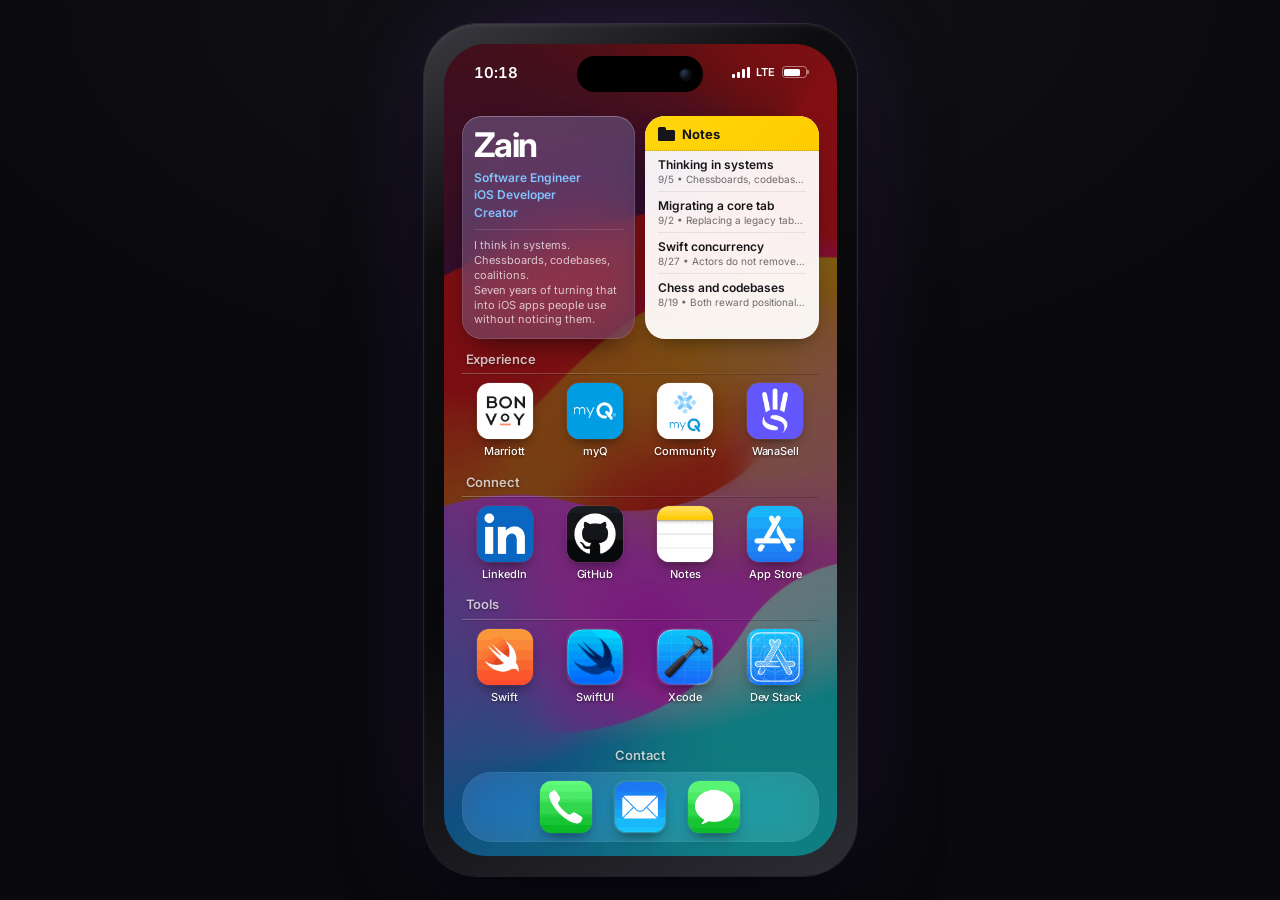
<file: index.html>
<!DOCTYPE html>
<html lang="en">
<head>
  <meta charset="utf-8" />
  <meta name="viewport" content="width=device-width, initial-scale=1, viewport-fit=cover" />

  <title>zain</title>
  <meta name="description" content="Zain — iosza.in" />
  <link rel="canonical" href="https://iosza.in/" />
  <meta name="theme-color" content="#0a0a0c" />
  <meta name="color-scheme" content="dark" />

  <meta property="og:type" content="website" />
  <meta property="og:url" content="https://iosza.in/" />
  <meta property="og:title" content="Zain" />
  <meta property="og:image" content="https://iosza.in/assets/og-card.png" />
  <meta property="og:image:width" content="1200" />
  <meta property="og:image:height" content="630" />
  <meta property="og:image:alt" content="Zain" />

  <meta name="twitter:card" content="summary_large_image" />
  <meta name="twitter:title" content="Zain" />
  <meta name="twitter:image" content="https://iosza.in/assets/og-card.png" />

  <link rel="icon" href="assets/favicon.svg" type="image/svg+xml" />
  <link rel="apple-touch-icon" href="assets/apple-touch-icon.png" />
  <link rel="alternate" type="application/rss+xml" title="Notes — Zain A." href="notes/feed.xml" />

  <link rel="preconnect" href="https://fonts.googleapis.com">
  <link rel="preconnect" href="https://fonts.gstatic.com" crossorigin>
  <link href="https://fonts.googleapis.com/css2?family=Inter:wght@400;500;600;700&display=swap" rel="stylesheet">
  <link rel="stylesheet" href="styles.css?v=558a336e">

  <script type="application/ld+json">
  {
    "@context": "https://schema.org",
    "@type": "Person",
    "name": "Zain Ahmed",
    "url": "https://iosza.in/",
    "jobTitle": "iOS Software Engineer",
    "email": "mailto:ioszainahmed@gmail.com",
    "sameAs": [
      "https://www.linkedin.com/in/zainahmedios/",
      "https://github.com/ioszainahmed"
    ],
    "knowsAbout": ["Swift", "SwiftUI", "UIKit", "iOS Development", "GraphQL"]
  }
  </script>
</head>
<body>
  <div class="home-wall" aria-hidden="true"></div>

  <div class="stage">
    <div class="phone-frame">
      <div class="dynamic-island" aria-hidden="true">
        <span class="island-camera"></span>
      </div>

      <main class="screen">
        <div class="statusbar" aria-hidden="true">
          <span class="clock" id="time">9:41</span>
          <span class="status-right">
            <span class="signal"><i></i><i></i><i></i><i></i></span>
            <span class="carrier">LTE</span>
            <span class="battery"></span>
          </span>
        </div>

        <div class="widgets">
          <section class="widget about" aria-labelledby="about-name">
            <h1 id="about-name">Zain</h1>
            <p class="role">Software Engineer<br>iOS Developer<br>Creator</p>
            <p class="tagline">I think in systems. Chessboards, codebases, coalitions.<br>Seven years of turning that into iOS apps people use without noticing them.</p>
          </section>

          <section class="widget notes" aria-labelledby="notes-heading">
            <a class="notes-header" href="notes/">
              <span class="notes-glyph" aria-hidden="true"></span>
              <h2 id="notes-heading">Notes</h2>
            </a>
            <!-- The rows below are written by build.py from content/notes/*.md.
                 Edit the Markdown and re-run the build; hand edits here are lost. -->
            <ul class="notes-list">
              <!-- build:notes-widget -->
              <li class="note-item">
                <a class="note-link" href="notes/thinking-in-systems/">
                  <span class="note-title">Thinking in systems</span>
                  <span class="note-meta">9/5 &#8226; Chessboards, codebases and coalitions turn out to be the same problem wearing different clothes.</span>
                </a>
              </li>
              <li class="note-item">
                <a class="note-link" href="notes/migrating-a-core-tab/">
                  <span class="note-title">Migrating a core tab</span>
                  <span class="note-meta">9/2 &#8226; Replacing a legacy tab in a shipping app, one screen at a time, without a rewrite anyone had to approve.</span>
                </a>
              </li>
              <li class="note-item">
                <a class="note-link" href="notes/swift-concurrency/">
                  <span class="note-title">Swift concurrency</span>
                  <span class="note-meta">8/27 &#8226; Actors do not remove the concurrency problem, they move it to the boundary where you can see it.</span>
                </a>
              </li>
              <li class="note-item">
                <a class="note-link" href="notes/chess-and-codebases/">
                  <span class="note-title">Chess and codebases</span>
                  <span class="note-meta">8/19 &#8226; Both reward positional play, and both punish the move that only works if nothing else changes.</span>
                </a>
              </li>
              <!-- /build:notes-widget -->
            </ul>
          </section>
        </div>

        <div class="apps">
          <section class="app-row" aria-labelledby="row-experience">
            <h2 class="row-title" id="row-experience">Experience</h2>
            <div class="row-apps">
              <button class="icon" type="button" data-action="experience" data-project="Marriott">
                <span class="tile"><img src="assets/bonvoy.png" alt="" width="180" height="180" decoding="async"></span>
                <span class="label">Marriott</span>
              </button>
              <button class="icon" type="button" data-action="experience" data-project="myQ">
                <span class="tile"><img src="assets/myQ.png" alt="" width="180" height="180" decoding="async"></span>
                <span class="label">myQ</span>
              </button>
              <button class="icon" type="button" data-action="experience" data-project="Community">
                <span class="tile"><img src="assets/community.png" alt="" width="180" height="180" decoding="async"></span>
                <span class="label">Community</span>
              </button>
              <button class="icon" type="button" data-action="experience" data-project="WanaSell">
                <span class="tile"><img src="assets/wanasell.png" alt="" width="180" height="180" decoding="async"></span>
                <span class="label">WanaSell</span>
              </button>
            </div>
          </section>

          <section class="app-row" aria-labelledby="row-connect">
            <h2 class="row-title" id="row-connect">Connect</h2>
            <div class="row-apps">
              <a class="icon" href="https://www.linkedin.com/in/zainahmedios/" target="_blank" rel="noopener noreferrer">
                <span class="tile"><img src="assets/linkedin.png" alt="" width="180" height="180" decoding="async"></span>
                <span class="label">LinkedIn</span>
              </a>
              <a class="icon" href="https://github.com/ioszainahmed" target="_blank" rel="noopener noreferrer">
                <span class="tile"><img src="assets/github.png" alt="" width="180" height="180" decoding="async"></span>
                <span class="label">GitHub</span>
              </a>
              <a class="icon" href="notes/">
                <span class="tile"><img src="assets/notes.png" alt="" width="180" height="180" decoding="async"></span>
                <span class="label">Notes</span>
              </a>
              <button class="icon" type="button" data-action="modal" data-project="App Store">
                <span class="tile"><img src="assets/app-store.png" alt="" width="180" height="180" decoding="async"></span>
                <span class="label">App Store</span>
              </button>
            </div>
          </section>

          <section class="app-row" aria-labelledby="row-tools">
            <h2 class="row-title" id="row-tools">Tools</h2>
            <div class="row-apps">
              <button class="icon" type="button" data-action="modal" data-project="Swift">
                <span class="tile"><img src="assets/swift.png" alt="" width="180" height="180" decoding="async"></span>
                <span class="label">Swift</span>
              </button>
              <button class="icon" type="button" data-action="modal" data-project="SwiftUI">
                <span class="tile"><img src="assets/swiftui.png" alt="" width="180" height="180" decoding="async"></span>
                <span class="label">SwiftUI</span>
              </button>
              <button class="icon" type="button" data-action="modal" data-project="Xcode">
                <span class="tile"><img src="assets/xcode.png" alt="" width="180" height="180" decoding="async"></span>
                <span class="label">Xcode</span>
              </button>
              <button class="icon" type="button" data-action="modal" data-project="Dev Stack">
                <span class="tile"><img src="assets/developer.png" alt="" width="180" height="180" decoding="async"></span>
                <span class="label">Dev Stack</span>
              </button>
            </div>
          </section>
        </div>

        <nav class="dock-section" aria-label="Contact">
          <h2 class="dock-title">Contact</h2>
          <div class="dock">
            <a href="tel:+16302862042" aria-label="Call Zain">
              <span class="tile"><img src="assets/phone.png" alt="" width="180" height="180" decoding="async"></span>
            </a>
            <a href="mailto:ioszainahmed@gmail.com" aria-label="Email Zain">
              <span class="tile"><img src="assets/email.png" alt="" width="180" height="180" decoding="async"></span>
            </a>
            <a href="sms:+16302862042" aria-label="Text Zain">
              <span class="tile"><img src="assets/message.png" alt="" width="180" height="180" decoding="async"></span>
            </a>
          </div>
        </nav>
      </main>
    </div>

    <aside class="detail" id="detail" role="dialog" aria-modal="true" aria-labelledby="detail-title" inert>
      <div class="detail-panel"></div>
    </aside>
  </div>

  <script src="clock.js?v=0480e326"></script>
  <script src="script.js?v=082ebb7b"></script>
</body>
</html>
</file>
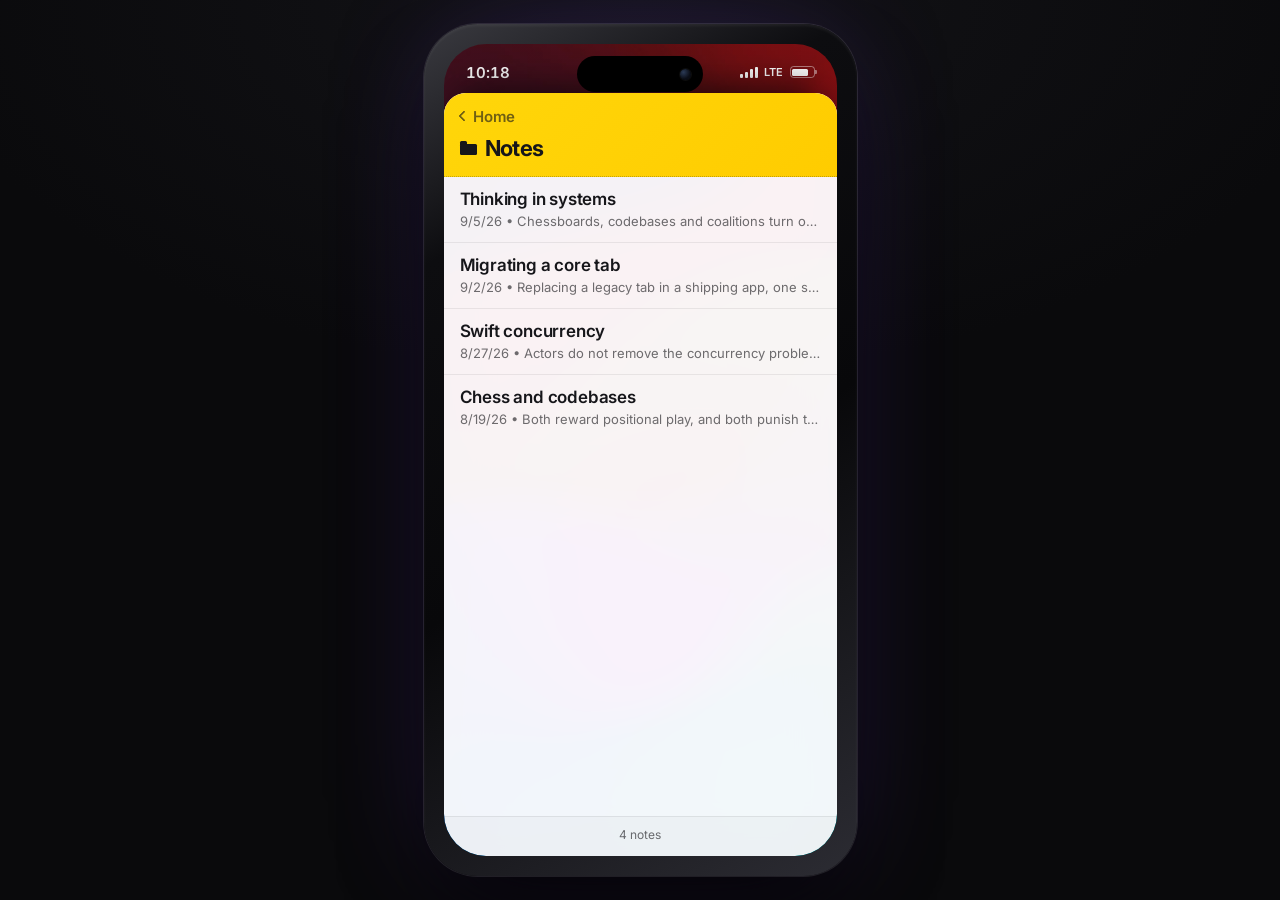
<file: notes/index.html>
<!DOCTYPE html>
<html lang="en">
<head>
  <meta charset="utf-8" />
  <meta name="viewport" content="width=device-width, initial-scale=1, viewport-fit=cover" />
<!-- generated by build.py — edit content/notes/*.md instead -->

  <title>Notes — Zain A.</title>
  <meta name="description" content="Long-form notes on iOS engineering, architecture and the systems around them." />
  <link rel="canonical" href="https://iosza.in/notes/" />
  <meta name="theme-color" content="#0a0a0c" />
  <meta name="color-scheme" content="dark" />

  <meta property="og:type" content="website" />
  <meta property="og:url" content="https://iosza.in/notes/" />
  <meta property="og:title" content="Notes — Zain A." />
  <meta property="og:description" content="Long-form notes on iOS engineering, architecture and the systems around them." />
  <meta property="og:image" content="https://iosza.in/assets/og-card.png" />
  <meta property="og:image:width" content="1200" />
  <meta property="og:image:height" content="630" />
  <meta property="og:image:alt" content="Zain A., iOS Engineer" />

  <meta name="twitter:card" content="summary_large_image" />
  <meta name="twitter:title" content="Notes — Zain A." />
  <meta name="twitter:description" content="Long-form notes on iOS engineering, architecture and the systems around them." />
  <meta name="twitter:image" content="https://iosza.in/assets/og-card.png" />

  <link rel="icon" href="../assets/favicon.svg" type="image/svg+xml" />
  <link rel="apple-touch-icon" href="../assets/apple-touch-icon.png" />
  <link rel="alternate" type="application/rss+xml" title="Notes — Zain A." href="../notes/feed.xml" />

  <link rel="preconnect" href="https://fonts.googleapis.com">
  <link rel="preconnect" href="https://fonts.gstatic.com" crossorigin>
  <link href="https://fonts.googleapis.com/css2?family=Inter:wght@400;500;600;700&display=swap" rel="stylesheet">
  <link rel="stylesheet" href="../styles.css?v=558a336e">

  <script type="application/ld+json">
  {
    "@context": "https://schema.org",
    "@type": "Blog",
    "name": "Notes — Zain A.",
    "url": "https://iosza.in/notes/",
    "author": { "@type": "Person", "name": "Zain Ahmed", "url": "https://iosza.in/" }
  }
  </script>
</head>
<body>
  <div class="home-wall" aria-hidden="true"></div>

  <div class="stage">
    <div class="phone-frame">
      <div class="dynamic-island" aria-hidden="true">
        <span class="island-camera"></span>
      </div>

      <main class="screen screen-app">
        <div class="statusbar" aria-hidden="true">
          <span class="clock" id="time">9:41</span>
          <span class="status-right">
            <span class="signal"><i></i><i></i><i></i><i></i></span>
            <span class="carrier">LTE</span>
            <span class="battery"></span>
          </span>
        </div>

        <section class="notes-app" aria-labelledby="notes-app-title">
          <header class="notes-app-bar">
            <a class="notes-app-back" href="../">
              <span class="notes-app-chevron" aria-hidden="true"></span>
              <span>Home</span>
            </a>
            <h1 class="notes-app-title" id="notes-app-title">
              <span class="notes-glyph" aria-hidden="true"></span>
              Notes
            </h1>
          </header>

          <ul class="notes-app-list">
            <li class="note-row">
              <a class="note-row-link" href="thinking-in-systems/">
                <span class="note-row-title">Thinking in systems</span>
                <span class="note-row-meta"><time datetime="2026-09-05">9/5/26</time> &#8226; Chessboards, codebases and coalitions turn out to be the same problem wearing different clothes.</span>
              </a>
            </li>
            <li class="note-row">
              <a class="note-row-link" href="migrating-a-core-tab/">
                <span class="note-row-title">Migrating a core tab</span>
                <span class="note-row-meta"><time datetime="2026-09-02">9/2/26</time> &#8226; Replacing a legacy tab in a shipping app, one screen at a time, without a rewrite anyone had to approve.</span>
              </a>
            </li>
            <li class="note-row">
              <a class="note-row-link" href="swift-concurrency/">
                <span class="note-row-title">Swift concurrency</span>
                <span class="note-row-meta"><time datetime="2026-08-27">8/27/26</time> &#8226; Actors do not remove the concurrency problem, they move it to the boundary where you can see it.</span>
              </a>
            </li>
            <li class="note-row">
              <a class="note-row-link" href="chess-and-codebases/">
                <span class="note-row-title">Chess and codebases</span>
                <span class="note-row-meta"><time datetime="2026-08-19">8/19/26</time> &#8226; Both reward positional play, and both punish the move that only works if nothing else changes.</span>
              </a>
            </li>
          </ul>

          <p class="notes-app-count">4 notes</p>
        </section>
      </main>
    </div>
  </div>

  <script src="../clock.js?v=0480e326"></script>
</body>
</html>
</file>
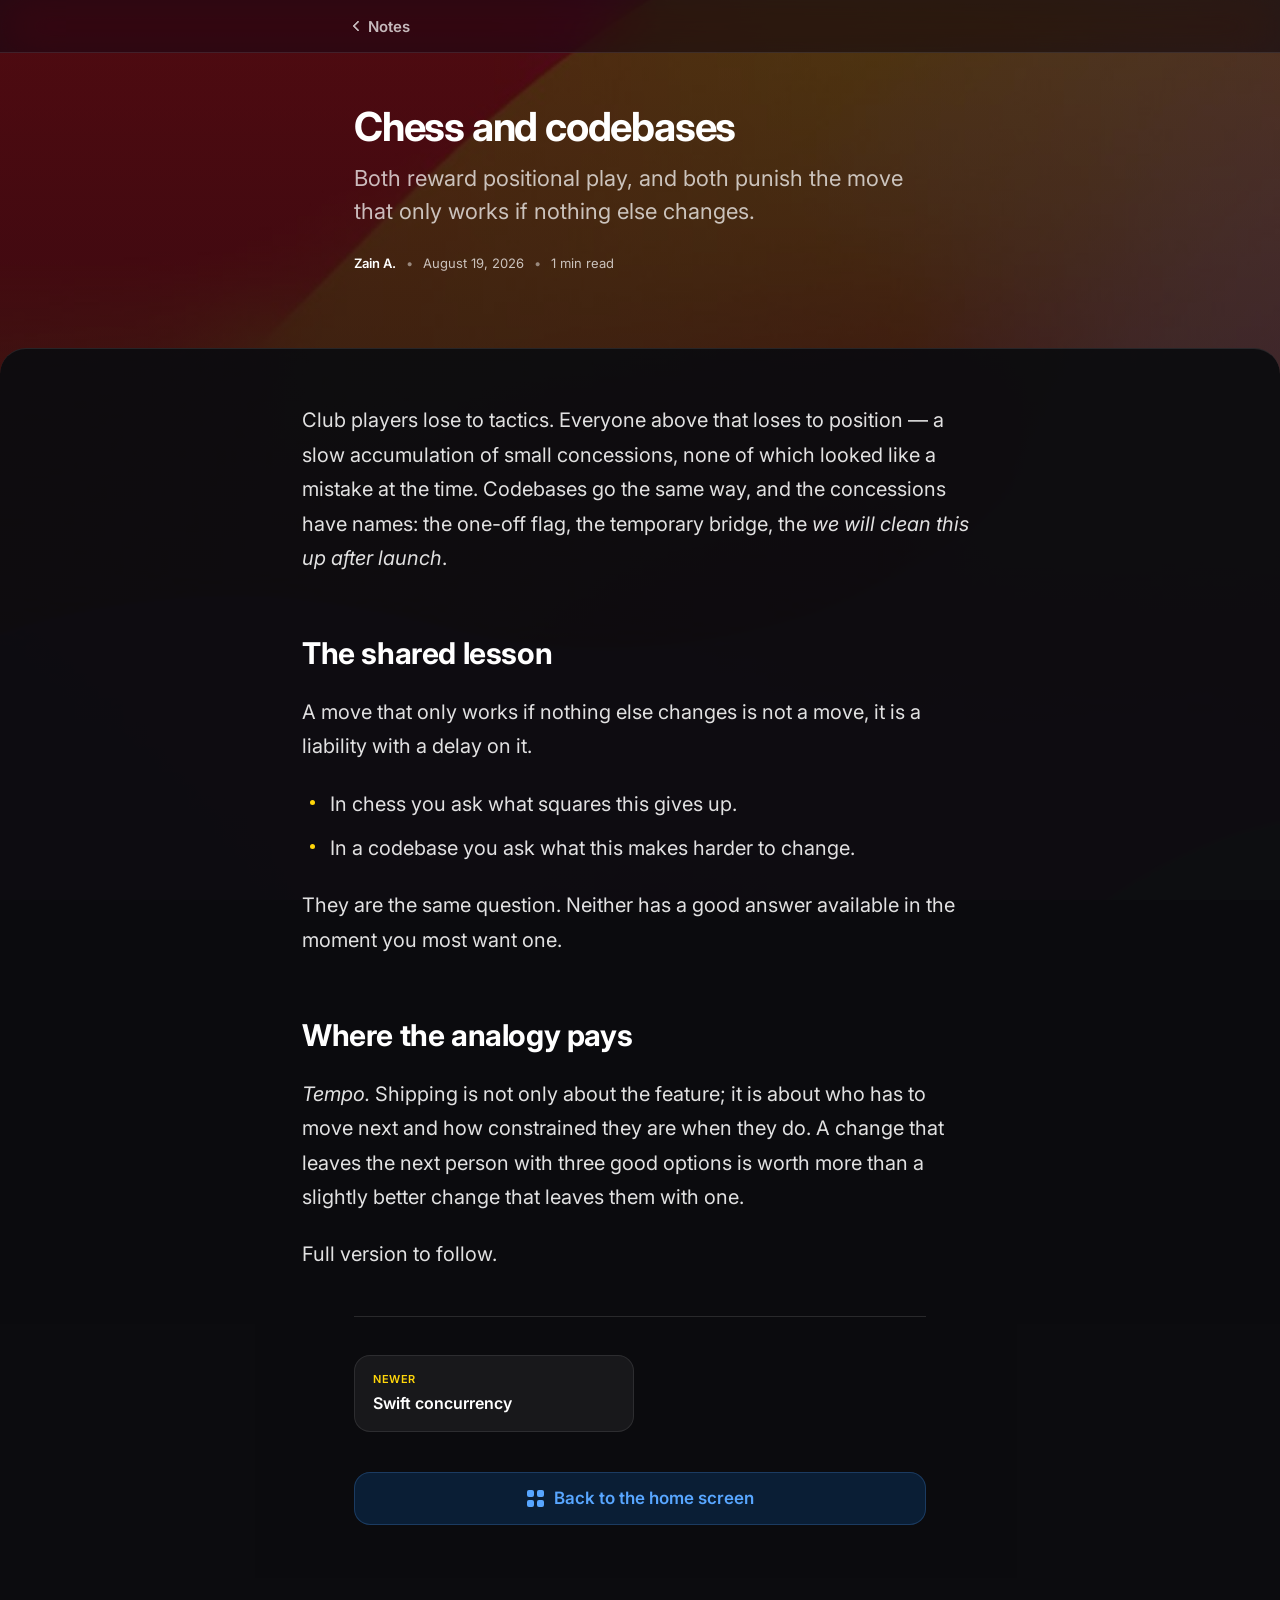
<file: notes/chess-and-codebases/index.html>
<!DOCTYPE html>
<html lang="en">
<head>
  <meta charset="utf-8" />
  <meta name="viewport" content="width=device-width, initial-scale=1, viewport-fit=cover" />
<!-- generated by build.py — edit content/notes/*.md instead -->

  <title>Chess and codebases — Zain A.</title>
  <meta name="description" content="Both reward positional play, and both punish the move that only works if nothing else changes." />
  <link rel="canonical" href="https://iosza.in/notes/chess-and-codebases/" />
  <meta name="theme-color" content="#0a0a0c" />
  <meta name="color-scheme" content="dark" />

  <meta property="og:type" content="article" />
  <meta property="og:url" content="https://iosza.in/notes/chess-and-codebases/" />
  <meta property="og:title" content="Chess and codebases — Zain A." />
  <meta property="og:description" content="Both reward positional play, and both punish the move that only works if nothing else changes." />
  <meta property="og:image" content="https://iosza.in/assets/og-card.png" />
  <meta property="og:image:width" content="1200" />
  <meta property="og:image:height" content="630" />
  <meta property="og:image:alt" content="Zain A., iOS Engineer" />

  <meta name="twitter:card" content="summary_large_image" />
  <meta name="twitter:title" content="Chess and codebases — Zain A." />
  <meta name="twitter:description" content="Both reward positional play, and both punish the move that only works if nothing else changes." />
  <meta name="twitter:image" content="https://iosza.in/assets/og-card.png" />
  <meta property="article:published_time" content="2026-08-19" />
  <meta property="article:author" content="Zain Ahmed" />

  <link rel="icon" href="../../assets/favicon.svg" type="image/svg+xml" />
  <link rel="apple-touch-icon" href="../../assets/apple-touch-icon.png" />
  <link rel="alternate" type="application/rss+xml" title="Notes — Zain A." href="../../notes/feed.xml" />

  <link rel="preconnect" href="https://fonts.googleapis.com">
  <link rel="preconnect" href="https://fonts.gstatic.com" crossorigin>
  <link href="https://fonts.googleapis.com/css2?family=Inter:wght@400;500;600;700&display=swap" rel="stylesheet">
  <link rel="stylesheet" href="../../styles.css?v=558a336e">

  <script type="application/ld+json">
  {
    "@context": "https://schema.org",
    "@type": "BlogPosting",
    "headline": "Chess and codebases",
    "description": "Both reward positional play, and both punish the move that only works if nothing else changes.",
    "datePublished": "2026-08-19",
    "dateModified": "2026-08-19",
    "mainEntityOfPage": { "@type": "WebPage", "@id": "https://iosza.in/notes/chess-and-codebases/" },
    "url": "https://iosza.in/notes/chess-and-codebases/",
    "image": "https://iosza.in/assets/og-card.png",
    "author": { "@type": "Person", "name": "Zain Ahmed", "url": "https://iosza.in/" },
    "publisher": { "@type": "Person", "name": "Zain Ahmed", "url": "https://iosza.in/" }
  }
  </script>
</head>
<body class="reader">
  <div class="reader-wall" aria-hidden="true"></div>

  <div class="reader-bar">
    <div class="reader-bar-col">
      <a class="reader-bar-back" href="../">
        <span class="notes-app-chevron" aria-hidden="true"></span>
        <span>Notes</span>
      </a>
      <span class="reader-bar-title" aria-hidden="true">Chess and codebases</span>
    </div>
  </div>

  <header class="reader-hero">
    <div class="reader-col">
      <h1 class="reader-title">Chess and codebases</h1>
      <p class="reader-standfirst">Both reward positional play, and both punish the move that only works if nothing else changes.</p>
      <p class="reader-meta">
        <span class="reader-byline">Zain A.</span>
        <time datetime="2026-08-19">August 19, 2026</time>
        <span>1 min read</span>
      </p>
    </div>
  </header>

  <main class="reader-main" id="content">
    <article class="reader-col prose">
      <p>Club players lose to tactics. Everyone above that loses to position — a slow accumulation of small concessions, none of which looked like a mistake at the time. Codebases go the same way, and the concessions have names: the one-off flag, the temporary bridge, the <em>we will clean this up after launch</em>.</p>
      <h2 id="the-shared-lesson">The shared lesson</h2>
      <p>A move that only works if nothing else changes is not a move, it is a liability with a delay on it.</p>
      <ul class="prose-list"><li>In chess you ask what squares this gives up.</li><li>In a codebase you ask what this makes harder to change.</li></ul>
      <p>They are the same question. Neither has a good answer available in the moment you most want one.</p>
      <h2 id="where-the-analogy-pays">Where the analogy pays</h2>
      <p><em>Tempo.</em> Shipping is not only about the feature; it is about who has to move next and how constrained they are when they do. A change that leaves the next person with three good options is worth more than a slightly better change that leaves them with one.</p>
      <p>Full version to follow.</p>
    </article>
  </main>

  <footer class="reader-foot">
    <div class="reader-col">
      <nav class="reader-adjacents" aria-label="More notes">
        <a class="reader-adjacent" href="../swift-concurrency/">
          <span class="reader-adjacent-label">Newer</span>
          <span class="reader-adjacent-title">Swift concurrency</span>
        </a>
      </nav>
      <p class="reader-home">
        <a href="../../">
          <span class="reader-home-glyph" aria-hidden="true"></span>
          <span>Back to the home screen</span>
        </a>
      </p>
    </div>
  </footer>

  <script src="../../reader.js?v=6636ffab" defer></script>
</body>
</html>
</file>
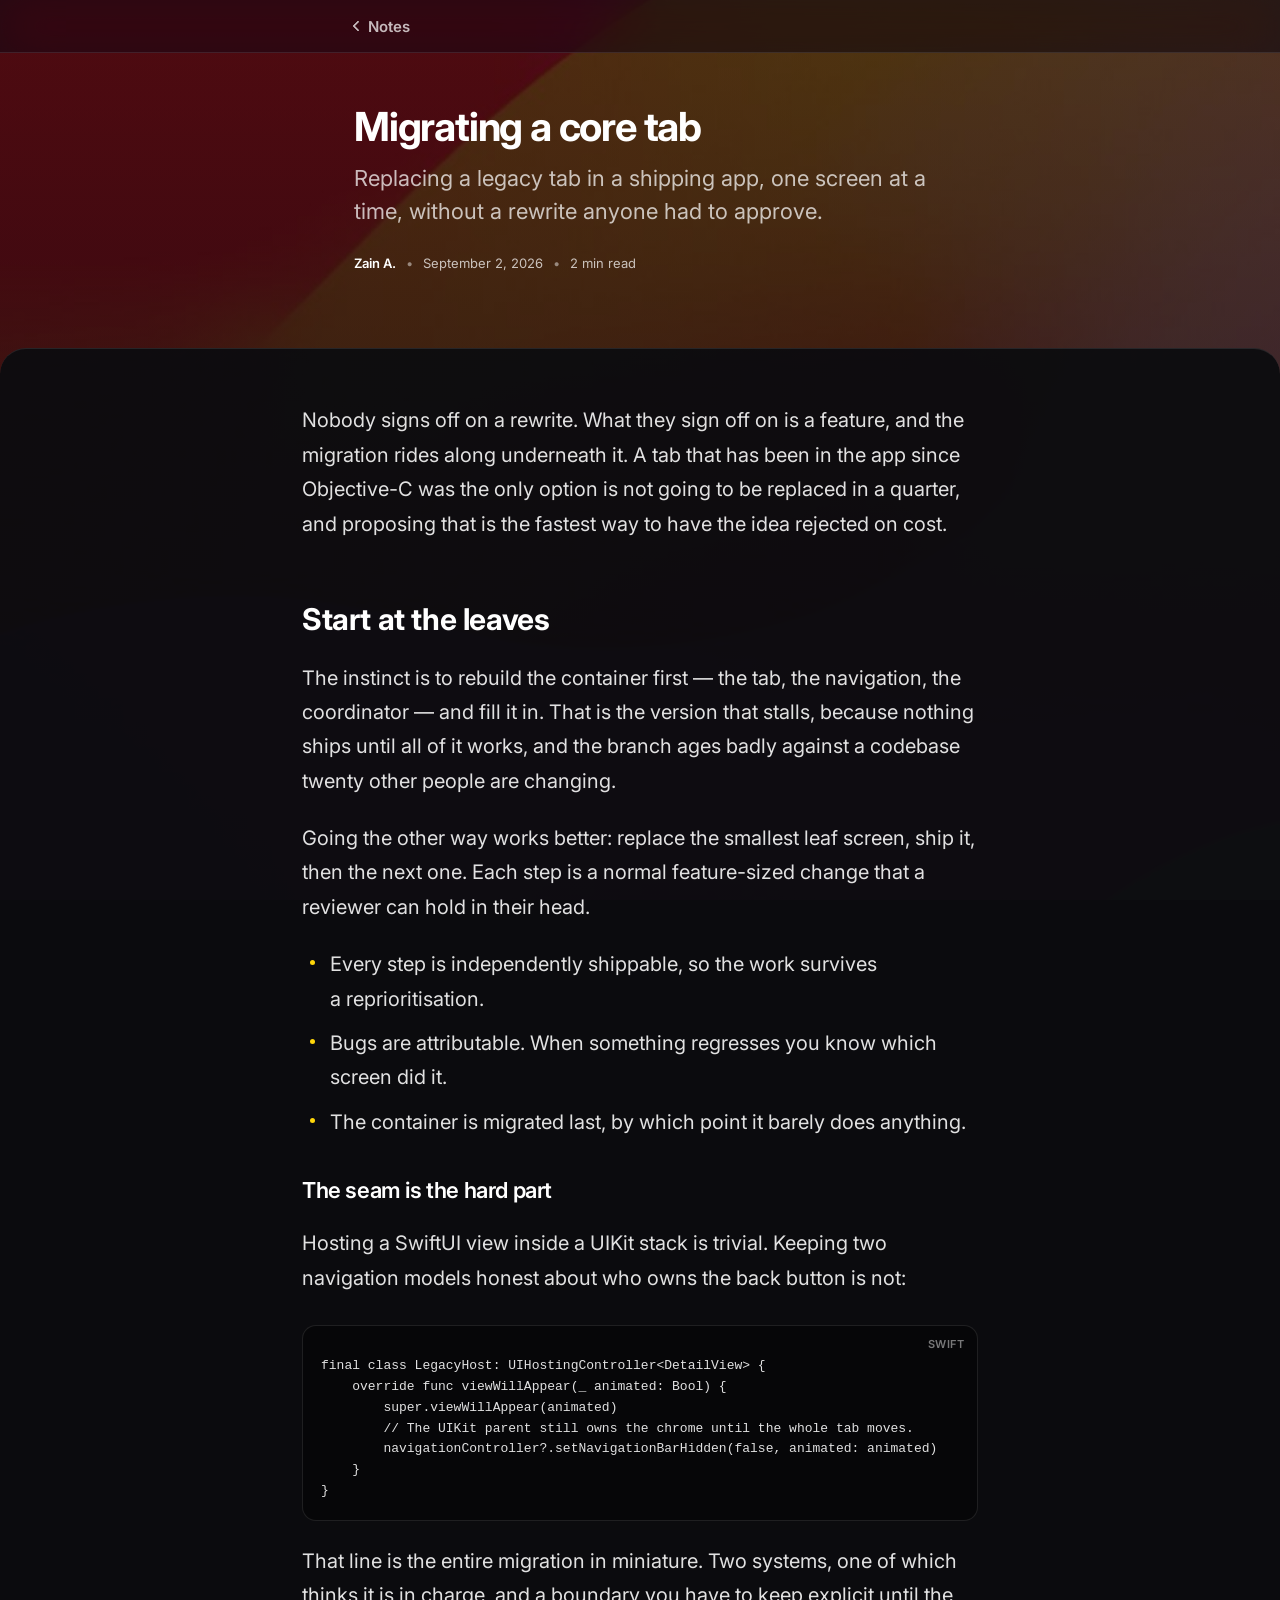
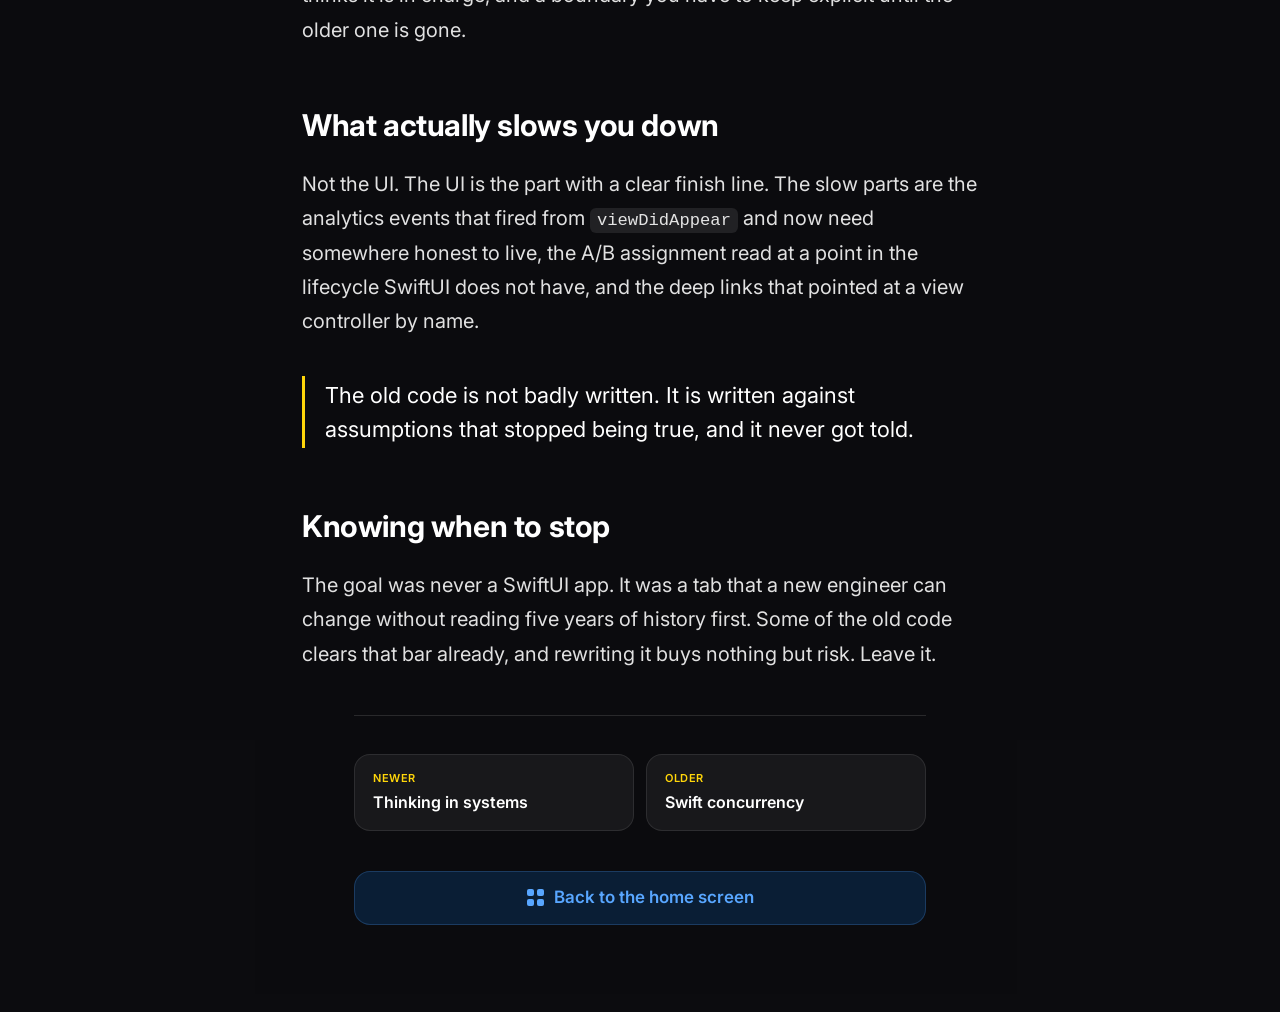
<file: notes/migrating-a-core-tab/index.html>
<!DOCTYPE html>
<html lang="en">
<head>
  <meta charset="utf-8" />
  <meta name="viewport" content="width=device-width, initial-scale=1, viewport-fit=cover" />
<!-- generated by build.py — edit content/notes/*.md instead -->

  <title>Migrating a core tab — Zain A.</title>
  <meta name="description" content="Replacing a legacy tab in a shipping app, one screen at a time, without a rewrite anyone had to approve." />
  <link rel="canonical" href="https://iosza.in/notes/migrating-a-core-tab/" />
  <meta name="theme-color" content="#0a0a0c" />
  <meta name="color-scheme" content="dark" />

  <meta property="og:type" content="article" />
  <meta property="og:url" content="https://iosza.in/notes/migrating-a-core-tab/" />
  <meta property="og:title" content="Migrating a core tab — Zain A." />
  <meta property="og:description" content="Replacing a legacy tab in a shipping app, one screen at a time, without a rewrite anyone had to approve." />
  <meta property="og:image" content="https://iosza.in/assets/og-card.png" />
  <meta property="og:image:width" content="1200" />
  <meta property="og:image:height" content="630" />
  <meta property="og:image:alt" content="Zain A., iOS Engineer" />

  <meta name="twitter:card" content="summary_large_image" />
  <meta name="twitter:title" content="Migrating a core tab — Zain A." />
  <meta name="twitter:description" content="Replacing a legacy tab in a shipping app, one screen at a time, without a rewrite anyone had to approve." />
  <meta name="twitter:image" content="https://iosza.in/assets/og-card.png" />
  <meta property="article:published_time" content="2026-09-02" />
  <meta property="article:author" content="Zain Ahmed" />

  <link rel="icon" href="../../assets/favicon.svg" type="image/svg+xml" />
  <link rel="apple-touch-icon" href="../../assets/apple-touch-icon.png" />
  <link rel="alternate" type="application/rss+xml" title="Notes — Zain A." href="../../notes/feed.xml" />

  <link rel="preconnect" href="https://fonts.googleapis.com">
  <link rel="preconnect" href="https://fonts.gstatic.com" crossorigin>
  <link href="https://fonts.googleapis.com/css2?family=Inter:wght@400;500;600;700&display=swap" rel="stylesheet">
  <link rel="stylesheet" href="../../styles.css?v=558a336e">

  <script type="application/ld+json">
  {
    "@context": "https://schema.org",
    "@type": "BlogPosting",
    "headline": "Migrating a core tab",
    "description": "Replacing a legacy tab in a shipping app, one screen at a time, without a rewrite anyone had to approve.",
    "datePublished": "2026-09-02",
    "dateModified": "2026-09-02",
    "mainEntityOfPage": { "@type": "WebPage", "@id": "https://iosza.in/notes/migrating-a-core-tab/" },
    "url": "https://iosza.in/notes/migrating-a-core-tab/",
    "image": "https://iosza.in/assets/og-card.png",
    "author": { "@type": "Person", "name": "Zain Ahmed", "url": "https://iosza.in/" },
    "publisher": { "@type": "Person", "name": "Zain Ahmed", "url": "https://iosza.in/" }
  }
  </script>
</head>
<body class="reader">
  <div class="reader-wall" aria-hidden="true"></div>

  <div class="reader-bar">
    <div class="reader-bar-col">
      <a class="reader-bar-back" href="../">
        <span class="notes-app-chevron" aria-hidden="true"></span>
        <span>Notes</span>
      </a>
      <span class="reader-bar-title" aria-hidden="true">Migrating a core tab</span>
    </div>
  </div>

  <header class="reader-hero">
    <div class="reader-col">
      <h1 class="reader-title">Migrating a core tab</h1>
      <p class="reader-standfirst">Replacing a legacy tab in a shipping app, one screen at a time, without a rewrite anyone had to approve.</p>
      <p class="reader-meta">
        <span class="reader-byline">Zain A.</span>
        <time datetime="2026-09-02">September 2, 2026</time>
        <span>2 min read</span>
      </p>
    </div>
  </header>

  <main class="reader-main" id="content">
    <article class="reader-col prose">
      <p>Nobody signs off on a rewrite. What they sign off on is a feature, and the migration rides along underneath it. A tab that has been in the app since Objective-C was the only option is not going to be replaced in a quarter, and proposing that is the fastest way to have the idea rejected on cost.</p>
      <h2 id="start-at-the-leaves">Start at the leaves</h2>
      <p>The instinct is to rebuild the container first — the tab, the navigation, the coordinator — and fill it in. That is the version that stalls, because nothing ships until all of it works, and the branch ages badly against a codebase twenty other people are changing.</p>
      <p>Going the other way works better: replace the smallest leaf screen, ship it, then the next one. Each step is a normal feature-sized change that a reviewer can hold in their head.</p>
      <ul class="prose-list"><li>Every step is independently shippable, so the work survives a reprioritisation.</li><li>Bugs are attributable. When something regresses you know which screen did it.</li><li>The container is migrated last, by which point it barely does anything.</li></ul>
      <h3 id="the-seam-is-the-hard-part">The seam is the hard part</h3>
      <p>Hosting a SwiftUI view inside a UIKit stack is trivial. Keeping two navigation models honest about who owns the back button is not:</p>
      <div class="code-block"><span class="code-lang" aria-hidden="true">swift</span><pre class="lang-swift"><code>final class LegacyHost: UIHostingController&lt;DetailView&gt; {
    override func viewWillAppear(_ animated: Bool) {
        super.viewWillAppear(animated)
        // The UIKit parent still owns the chrome until the whole tab moves.
        navigationController?.setNavigationBarHidden(false, animated: animated)
    }
}</code></pre></div>
      <p>That line is the entire migration in miniature. Two systems, one of which thinks it is in charge, and a boundary you have to keep explicit until the older one is gone.</p>
      <h2 id="what-actually-slows-you-down">What actually slows you down</h2>
      <p>Not the UI. The UI is the part with a clear finish line. The slow parts are the analytics events that fired from <code>viewDidAppear</code> and now need somewhere honest to live, the A/B assignment read at a point in the lifecycle SwiftUI does not have, and the deep links that pointed at a view controller by name.</p>
      <blockquote><p>The old code is not badly written. It is written against assumptions that stopped being true, and it never got told.</p></blockquote>
      <h2 id="knowing-when-to-stop">Knowing when to stop</h2>
      <p>The goal was never a SwiftUI app. It was a tab that a new engineer can change without reading five years of history first. Some of the old code clears that bar already, and rewriting it buys nothing but risk. Leave it.</p>
    </article>
  </main>

  <footer class="reader-foot">
    <div class="reader-col">
      <nav class="reader-adjacents" aria-label="More notes">
        <a class="reader-adjacent" href="../thinking-in-systems/">
          <span class="reader-adjacent-label">Newer</span>
          <span class="reader-adjacent-title">Thinking in systems</span>
        </a>
        <a class="reader-adjacent reader-adjacent-older" href="../swift-concurrency/">
          <span class="reader-adjacent-label">Older</span>
          <span class="reader-adjacent-title">Swift concurrency</span>
        </a>
      </nav>
      <p class="reader-home">
        <a href="../../">
          <span class="reader-home-glyph" aria-hidden="true"></span>
          <span>Back to the home screen</span>
        </a>
      </p>
    </div>
  </footer>

  <script src="../../reader.js?v=6636ffab" defer></script>
</body>
</html>
</file>
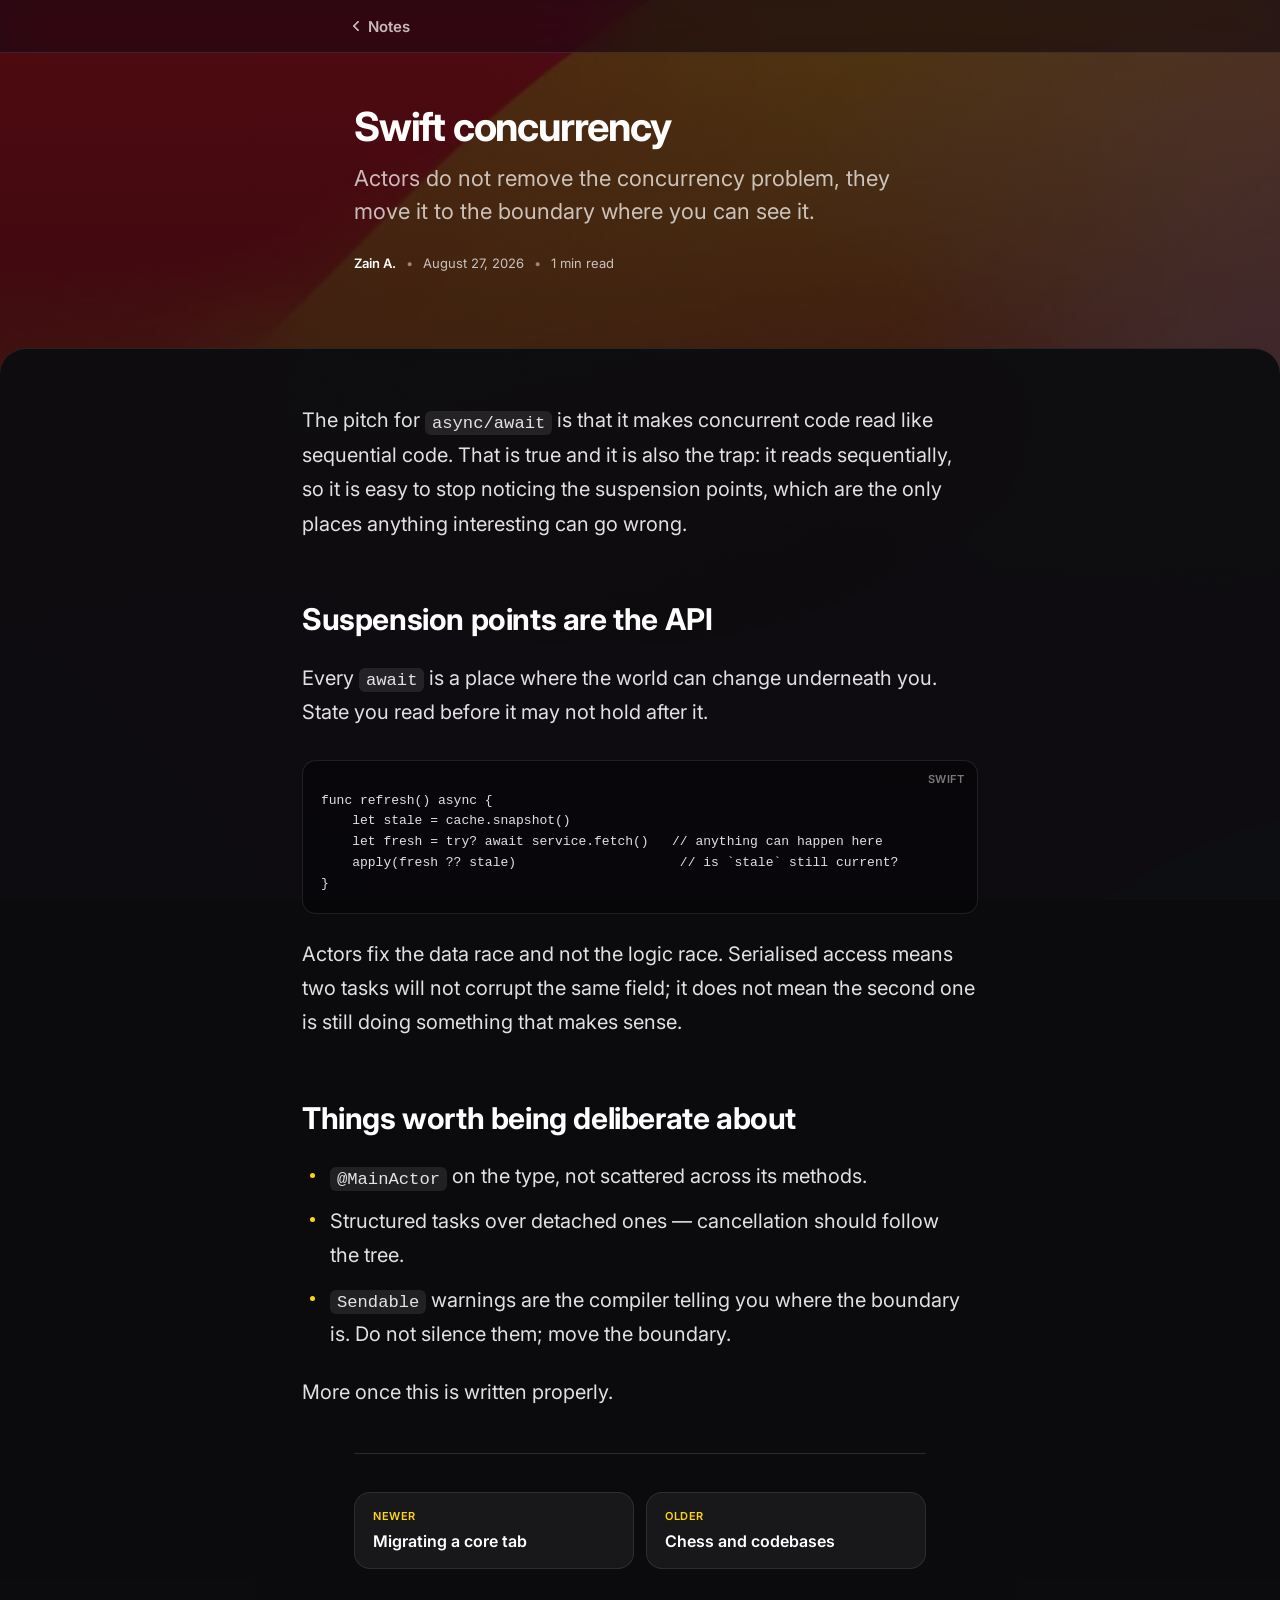
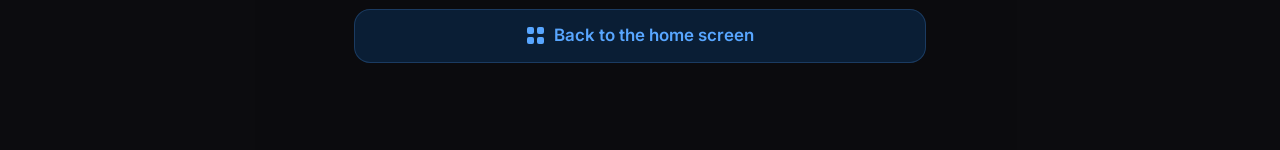
<file: notes/swift-concurrency/index.html>
<!DOCTYPE html>
<html lang="en">
<head>
  <meta charset="utf-8" />
  <meta name="viewport" content="width=device-width, initial-scale=1, viewport-fit=cover" />
<!-- generated by build.py — edit content/notes/*.md instead -->

  <title>Swift concurrency — Zain A.</title>
  <meta name="description" content="Actors do not remove the concurrency problem, they move it to the boundary where you can see it." />
  <link rel="canonical" href="https://iosza.in/notes/swift-concurrency/" />
  <meta name="theme-color" content="#0a0a0c" />
  <meta name="color-scheme" content="dark" />

  <meta property="og:type" content="article" />
  <meta property="og:url" content="https://iosza.in/notes/swift-concurrency/" />
  <meta property="og:title" content="Swift concurrency — Zain A." />
  <meta property="og:description" content="Actors do not remove the concurrency problem, they move it to the boundary where you can see it." />
  <meta property="og:image" content="https://iosza.in/assets/og-card.png" />
  <meta property="og:image:width" content="1200" />
  <meta property="og:image:height" content="630" />
  <meta property="og:image:alt" content="Zain A., iOS Engineer" />

  <meta name="twitter:card" content="summary_large_image" />
  <meta name="twitter:title" content="Swift concurrency — Zain A." />
  <meta name="twitter:description" content="Actors do not remove the concurrency problem, they move it to the boundary where you can see it." />
  <meta name="twitter:image" content="https://iosza.in/assets/og-card.png" />
  <meta property="article:published_time" content="2026-08-27" />
  <meta property="article:author" content="Zain Ahmed" />

  <link rel="icon" href="../../assets/favicon.svg" type="image/svg+xml" />
  <link rel="apple-touch-icon" href="../../assets/apple-touch-icon.png" />
  <link rel="alternate" type="application/rss+xml" title="Notes — Zain A." href="../../notes/feed.xml" />

  <link rel="preconnect" href="https://fonts.googleapis.com">
  <link rel="preconnect" href="https://fonts.gstatic.com" crossorigin>
  <link href="https://fonts.googleapis.com/css2?family=Inter:wght@400;500;600;700&display=swap" rel="stylesheet">
  <link rel="stylesheet" href="../../styles.css?v=558a336e">

  <script type="application/ld+json">
  {
    "@context": "https://schema.org",
    "@type": "BlogPosting",
    "headline": "Swift concurrency",
    "description": "Actors do not remove the concurrency problem, they move it to the boundary where you can see it.",
    "datePublished": "2026-08-27",
    "dateModified": "2026-08-27",
    "mainEntityOfPage": { "@type": "WebPage", "@id": "https://iosza.in/notes/swift-concurrency/" },
    "url": "https://iosza.in/notes/swift-concurrency/",
    "image": "https://iosza.in/assets/og-card.png",
    "author": { "@type": "Person", "name": "Zain Ahmed", "url": "https://iosza.in/" },
    "publisher": { "@type": "Person", "name": "Zain Ahmed", "url": "https://iosza.in/" }
  }
  </script>
</head>
<body class="reader">
  <div class="reader-wall" aria-hidden="true"></div>

  <div class="reader-bar">
    <div class="reader-bar-col">
      <a class="reader-bar-back" href="../">
        <span class="notes-app-chevron" aria-hidden="true"></span>
        <span>Notes</span>
      </a>
      <span class="reader-bar-title" aria-hidden="true">Swift concurrency</span>
    </div>
  </div>

  <header class="reader-hero">
    <div class="reader-col">
      <h1 class="reader-title">Swift concurrency</h1>
      <p class="reader-standfirst">Actors do not remove the concurrency problem, they move it to the boundary where you can see it.</p>
      <p class="reader-meta">
        <span class="reader-byline">Zain A.</span>
        <time datetime="2026-08-27">August 27, 2026</time>
        <span>1 min read</span>
      </p>
    </div>
  </header>

  <main class="reader-main" id="content">
    <article class="reader-col prose">
      <p>The pitch for <code>async/await</code> is that it makes concurrent code read like sequential code. That is true and it is also the trap: it reads sequentially, so it is easy to stop noticing the suspension points, which are the only places anything interesting can go wrong.</p>
      <h2 id="suspension-points-are-the-api">Suspension points are the API</h2>
      <p>Every <code>await</code> is a place where the world can change underneath you. State you read before it may not hold after it.</p>
      <div class="code-block"><span class="code-lang" aria-hidden="true">swift</span><pre class="lang-swift"><code>func refresh() async {
    let stale = cache.snapshot()
    let fresh = try? await service.fetch()   // anything can happen here
    apply(fresh ?? stale)                     // is `stale` still current?
}</code></pre></div>
      <p>Actors fix the data race and not the logic race. Serialised access means two tasks will not corrupt the same field; it does not mean the second one is still doing something that makes sense.</p>
      <h2 id="things-worth-being-deliberate-about">Things worth being deliberate about</h2>
      <ul class="prose-list"><li><code>@MainActor</code> on the type, not scattered across its methods.</li><li>Structured tasks over detached ones — cancellation should follow the tree.</li><li><code>Sendable</code> warnings are the compiler telling you where the boundary is. Do not silence them; move the boundary.</li></ul>
      <p>More once this is written properly.</p>
    </article>
  </main>

  <footer class="reader-foot">
    <div class="reader-col">
      <nav class="reader-adjacents" aria-label="More notes">
        <a class="reader-adjacent" href="../migrating-a-core-tab/">
          <span class="reader-adjacent-label">Newer</span>
          <span class="reader-adjacent-title">Migrating a core tab</span>
        </a>
        <a class="reader-adjacent reader-adjacent-older" href="../chess-and-codebases/">
          <span class="reader-adjacent-label">Older</span>
          <span class="reader-adjacent-title">Chess and codebases</span>
        </a>
      </nav>
      <p class="reader-home">
        <a href="../../">
          <span class="reader-home-glyph" aria-hidden="true"></span>
          <span>Back to the home screen</span>
        </a>
      </p>
    </div>
  </footer>

  <script src="../../reader.js?v=6636ffab" defer></script>
</body>
</html>
</file>
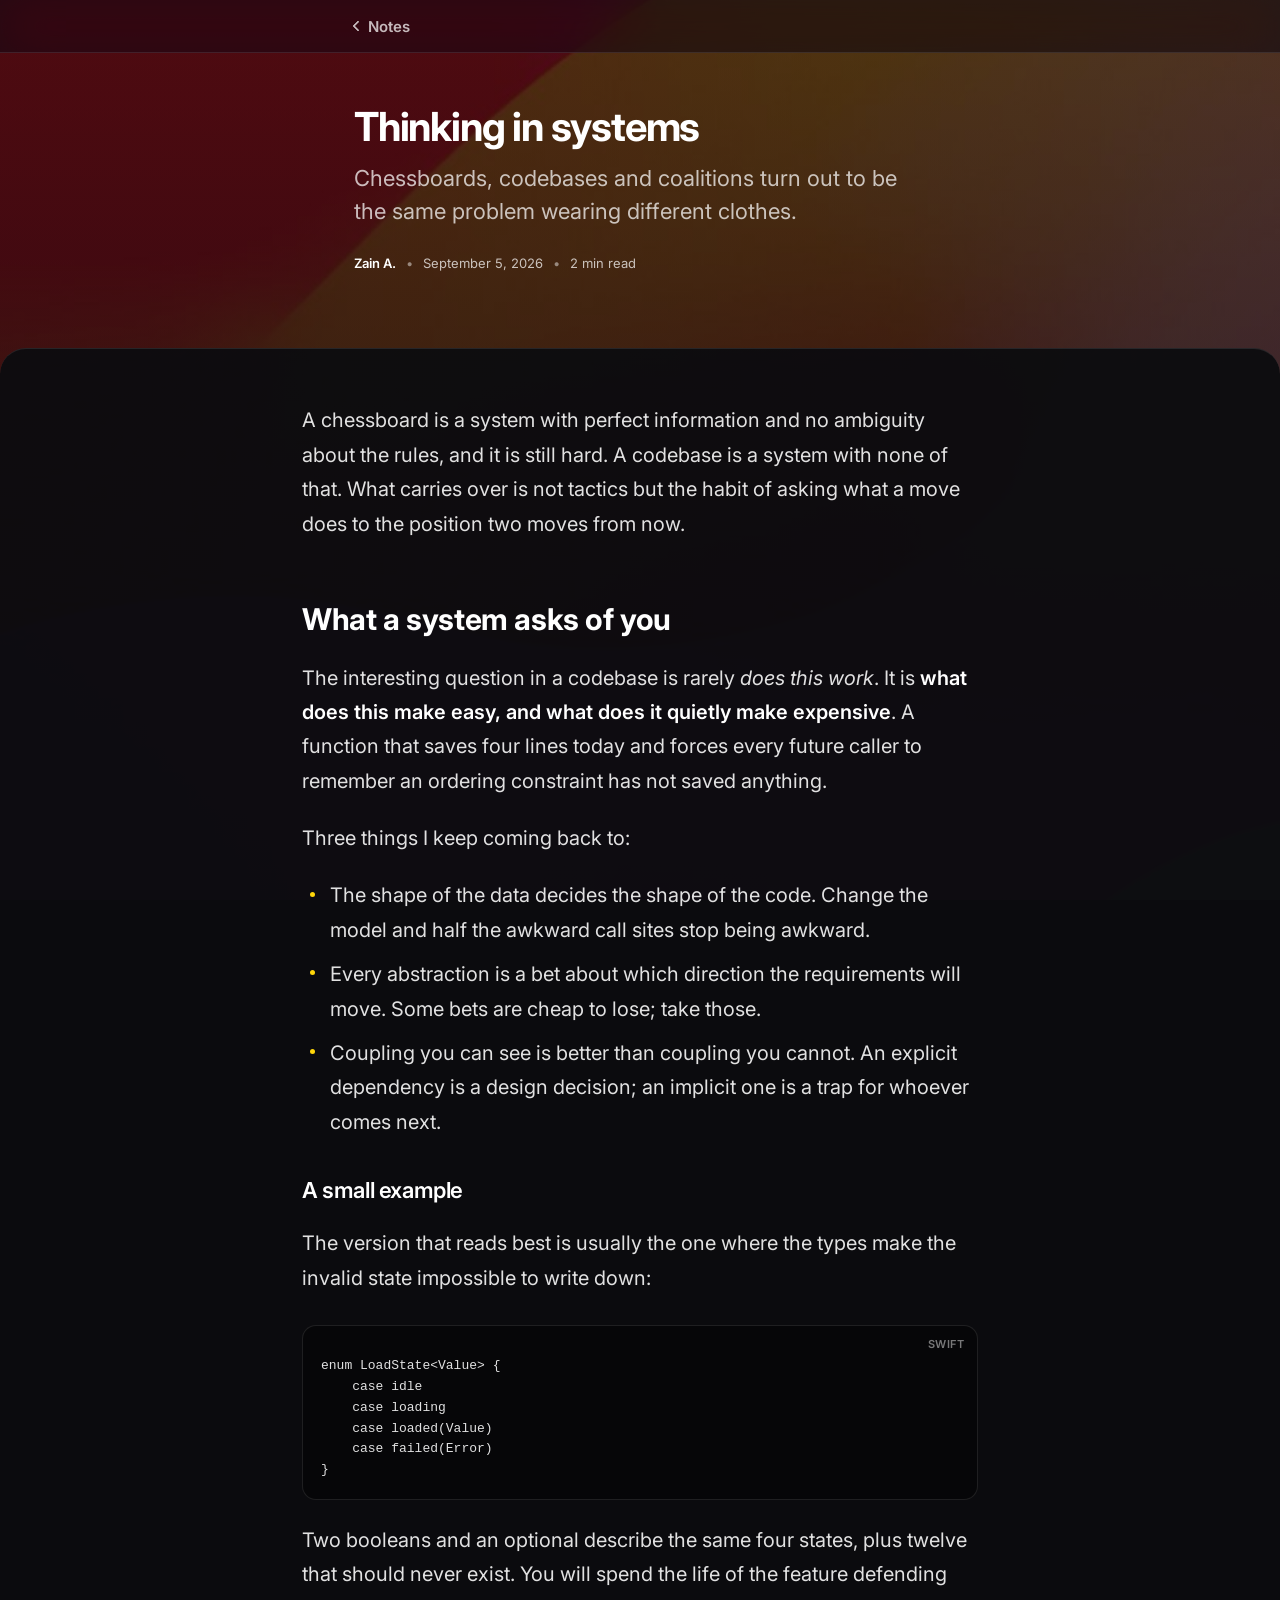
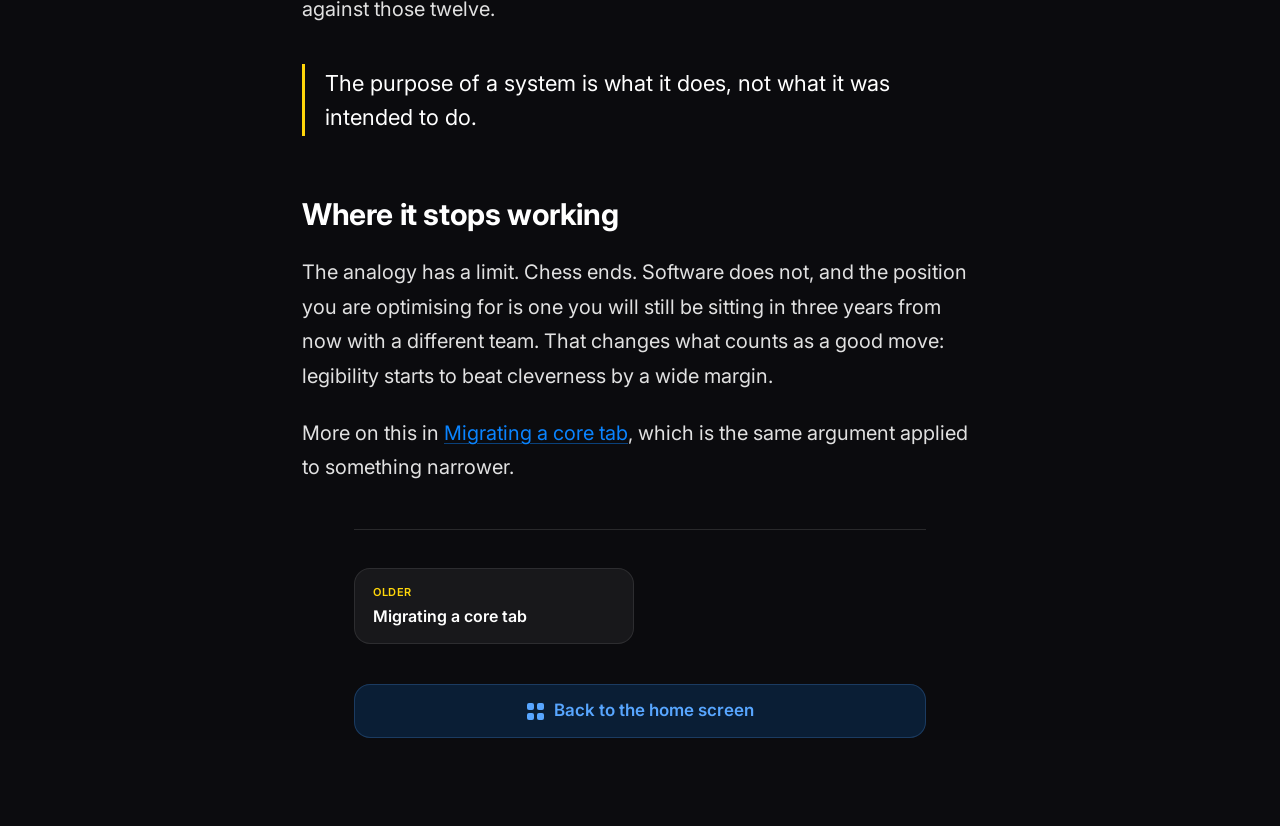
<file: notes/thinking-in-systems/index.html>
<!DOCTYPE html>
<html lang="en">
<head>
  <meta charset="utf-8" />
  <meta name="viewport" content="width=device-width, initial-scale=1, viewport-fit=cover" />
<!-- generated by build.py — edit content/notes/*.md instead -->

  <title>Thinking in systems — Zain A.</title>
  <meta name="description" content="Chessboards, codebases and coalitions turn out to be the same problem wearing different clothes." />
  <link rel="canonical" href="https://iosza.in/notes/thinking-in-systems/" />
  <meta name="theme-color" content="#0a0a0c" />
  <meta name="color-scheme" content="dark" />

  <meta property="og:type" content="article" />
  <meta property="og:url" content="https://iosza.in/notes/thinking-in-systems/" />
  <meta property="og:title" content="Thinking in systems — Zain A." />
  <meta property="og:description" content="Chessboards, codebases and coalitions turn out to be the same problem wearing different clothes." />
  <meta property="og:image" content="https://iosza.in/assets/og-card.png" />
  <meta property="og:image:width" content="1200" />
  <meta property="og:image:height" content="630" />
  <meta property="og:image:alt" content="Zain A., iOS Engineer" />

  <meta name="twitter:card" content="summary_large_image" />
  <meta name="twitter:title" content="Thinking in systems — Zain A." />
  <meta name="twitter:description" content="Chessboards, codebases and coalitions turn out to be the same problem wearing different clothes." />
  <meta name="twitter:image" content="https://iosza.in/assets/og-card.png" />
  <meta property="article:published_time" content="2026-09-05" />
  <meta property="article:author" content="Zain Ahmed" />

  <link rel="icon" href="../../assets/favicon.svg" type="image/svg+xml" />
  <link rel="apple-touch-icon" href="../../assets/apple-touch-icon.png" />
  <link rel="alternate" type="application/rss+xml" title="Notes — Zain A." href="../../notes/feed.xml" />

  <link rel="preconnect" href="https://fonts.googleapis.com">
  <link rel="preconnect" href="https://fonts.gstatic.com" crossorigin>
  <link href="https://fonts.googleapis.com/css2?family=Inter:wght@400;500;600;700&display=swap" rel="stylesheet">
  <link rel="stylesheet" href="../../styles.css?v=558a336e">

  <script type="application/ld+json">
  {
    "@context": "https://schema.org",
    "@type": "BlogPosting",
    "headline": "Thinking in systems",
    "description": "Chessboards, codebases and coalitions turn out to be the same problem wearing different clothes.",
    "datePublished": "2026-09-05",
    "dateModified": "2026-09-05",
    "mainEntityOfPage": { "@type": "WebPage", "@id": "https://iosza.in/notes/thinking-in-systems/" },
    "url": "https://iosza.in/notes/thinking-in-systems/",
    "image": "https://iosza.in/assets/og-card.png",
    "author": { "@type": "Person", "name": "Zain Ahmed", "url": "https://iosza.in/" },
    "publisher": { "@type": "Person", "name": "Zain Ahmed", "url": "https://iosza.in/" }
  }
  </script>
</head>
<body class="reader">
  <div class="reader-wall" aria-hidden="true"></div>

  <div class="reader-bar">
    <div class="reader-bar-col">
      <a class="reader-bar-back" href="../">
        <span class="notes-app-chevron" aria-hidden="true"></span>
        <span>Notes</span>
      </a>
      <span class="reader-bar-title" aria-hidden="true">Thinking in systems</span>
    </div>
  </div>

  <header class="reader-hero">
    <div class="reader-col">
      <h1 class="reader-title">Thinking in systems</h1>
      <p class="reader-standfirst">Chessboards, codebases and coalitions turn out to be the same problem wearing different clothes.</p>
      <p class="reader-meta">
        <span class="reader-byline">Zain A.</span>
        <time datetime="2026-09-05">September 5, 2026</time>
        <span>2 min read</span>
      </p>
    </div>
  </header>

  <main class="reader-main" id="content">
    <article class="reader-col prose">
      <p>A chessboard is a system with perfect information and no ambiguity about the rules, and it is still hard. A codebase is a system with none of that. What carries over is not tactics but the habit of asking what a move does to the position two moves from now.</p>
      <h2 id="what-a-system-asks-of-you">What a system asks of you</h2>
      <p>The interesting question in a codebase is rarely <em>does this work</em>. It is <strong>what does this make easy, and what does it quietly make expensive</strong>. A function that saves four lines today and forces every future caller to remember an ordering constraint has not saved anything.</p>
      <p>Three things I keep coming back to:</p>
      <ul class="prose-list"><li>The shape of the data decides the shape of the code. Change the model and half the awkward call sites stop being awkward.</li><li>Every abstraction is a bet about which direction the requirements will move. Some bets are cheap to lose; take those.</li><li>Coupling you can see is better than coupling you cannot. An explicit dependency is a design decision; an implicit one is a trap for whoever comes next.</li></ul>
      <h3 id="a-small-example">A small example</h3>
      <p>The version that reads best is usually the one where the types make the invalid state impossible to write down:</p>
      <div class="code-block"><span class="code-lang" aria-hidden="true">swift</span><pre class="lang-swift"><code>enum LoadState&lt;Value&gt; {
    case idle
    case loading
    case loaded(Value)
    case failed(Error)
}</code></pre></div>
      <p>Two booleans and an optional describe the same four states, plus twelve that should never exist. You will spend the life of the feature defending against those twelve.</p>
      <blockquote><p>The purpose of a system is what it does, not what it was intended to do.</p></blockquote>
      <h2 id="where-it-stops-working">Where it stops working</h2>
      <p>The analogy has a limit. Chess ends. Software does not, and the position you are optimising for is one you will still be sitting in three years from now with a different team. That changes what counts as a good move: legibility starts to beat cleverness by a wide margin.</p>
      <p>More on this in <a href="../migrating-a-core-tab/">Migrating a core tab</a>, which is the same argument applied to something narrower.</p>
    </article>
  </main>

  <footer class="reader-foot">
    <div class="reader-col">
      <nav class="reader-adjacents" aria-label="More notes">
        <a class="reader-adjacent reader-adjacent-older" href="../migrating-a-core-tab/">
          <span class="reader-adjacent-label">Older</span>
          <span class="reader-adjacent-title">Migrating a core tab</span>
        </a>
      </nav>
      <p class="reader-home">
        <a href="../../">
          <span class="reader-home-glyph" aria-hidden="true"></span>
          <span>Back to the home screen</span>
        </a>
      </p>
    </div>
  </footer>

  <script src="../../reader.js?v=6636ffab" defer></script>
</body>
</html>
</file>
<file: styles.css>
/* ==========================================================================
   Zain Ahmed — iOS-style portfolio
   The phone frame is 393px wide, matching an iPhone 15 Pro at 1x, so the
   iOS type ramp below is used at its true point sizes rather than rescaled.
   ========================================================================== */

:root {
  /* --- Wallpaper -------------------------------------------------------- */
  /* The stock iOS wallpaper. It is what makes this read as an iPhone rather
     than a generic phone, so it stays. */
  --wall: url('assets/wallpaper-tuned.jpg') center / cover no-repeat;
  /* The image ships pre-filtered. The CSS filter it replaces promoted the
     wallpaper into its own composited layer, and on iOS Safari that layer
     stopped tracking the viewport: a fixed wallpaper drifted as the page
     scrolled, exposing bands of page background above and below it. Baking it
     also stops the browser re-filtering a full-screen image every frame.

     tools/wallpaper.py holds the values and the reasoning. White app labels
     sit at 4.70:1 over the scrim below (AA is 4.5:1) — re-measure there rather
     than adjusting by eye. */
  --wall-scrim:
    linear-gradient(
      180deg,
      rgba(8, 4, 20, 0.20) 0%,
      rgba(8, 4, 20, 0.26) 34%,
      rgba(8, 4, 20, 0.30) 62%,
      rgba(8, 4, 20, 0.24) 100%
    );

  /* --- Surfaces --------------------------------------------------------- */
  --void: #0a0a0c;          /* the room the phone sits in */
  --void-lift: #131317;
  --widget-bg: rgba(255, 255, 255, 0.94);
  --widget-line: rgba(0, 0, 0, 0.07);
  --panel-bg: rgba(22, 20, 30, 0.72);
  --panel-line: rgba(255, 255, 255, 0.10);
  --sheet-bg: rgba(30, 28, 38, 0.86);

  /* --- Ink -------------------------------------------------------------- */
  --ink: #ffffff;
  --ink-2: rgba(255, 255, 255, 0.72);
  --ink-3: rgba(255, 255, 255, 0.46);
  --ink-dark: #16161a;
  --ink-dark-2: rgba(22, 22, 26, 0.62);
  --ink-dark-3: rgba(22, 22, 26, 0.42);

  /* iOS dark-mode system colors, not the light-mode ones. */
  --blue: #0a84ff;
  --yellow: #ffd60a;
  --focus: #0a84ff;

  /* --- Type ramp (iOS) -------------------------------------------------- */
  --t-large: 34px;
  --t-title2: 22px;
  --t-title3: 20px;
  --t-headline: 17px;
  --t-body: 17px;
  --t-callout: 16px;
  --t-subhead: 15px;
  --t-footnote: 13px;
  --t-caption: 12px;
  --t-caption2: 11px;

  --sans: -apple-system, BlinkMacSystemFont, "SF Pro Text", "SF Pro Display",
          "Inter", "Segoe UI", Roboto, system-ui, sans-serif;
  --mono: ui-monospace, SFMono-Regular, "SF Mono", Menlo, Consolas, monospace;

  /* --- Reading scale ----------------------------------------------------
     The ramp above is a UI ramp. It tops out at 17px for body copy, which is
     right in a 393px column and too small in a 65ch one, so long-form gets
     four more steps rather than a second system — the article pages still use
     --t-footnote, --t-callout and --t-title3 alongside these. Each one is the
     ceiling of a clamp whose floor is a value from the ramp above, so a phone
     reads the iOS sizes and a laptop reads the larger ones. */
  --t-read: 20px;
  --t-read-lead: 22px;
  --t-read-h2: 30px;
  --t-display: 40px;

  /* --- Article surfaces --------------------------------------------------
     The article pages keep the wallpaper so they feel like the same site, but
     a 2,000-word column cannot be asked to hold contrast against the image's
     near-white band. A second veil over the usual scrim takes the worst case
     from 4.57:1 to 9.3:1 for white and 5.7:1 for --ink-2, which is what the
     hero sits on; the reading surface under it composites to rgb(19,19,22)
     over that same worst case, putting body text at 14.0:1. */
  --read-veil:
    linear-gradient(
      180deg,
      rgba(6, 4, 14, 0.42) 0%,
      rgba(6, 4, 14, 0.55) 55%,
      rgba(6, 4, 14, 0.62) 100%
    );
  --read-surface: rgba(12, 12, 15, 0.94);
  --ink-read: rgba(255, 255, 255, 0.88);

  /* --- Geometry --------------------------------------------------------- */
  --r-tile: 22%;            /* percentage keeps the squircle proportional */
  --r-widget: 20px;
  --r-panel: 26px;
  --r-screen: 42px;
  --r-frame: 54px;

  /* --- Motion ----------------------------------------------------------- */
  /* The curve iOS uses to present sheets. */
  --ease-sheet: cubic-bezier(0.32, 0.72, 0, 1);
  --ease-out: cubic-bezier(0.22, 0.61, 0.36, 1);
  /* A real spring, with the overshoot left in. */
  --spring: linear(
    0, 0.0088 1.9%, 0.0344 3.9%, 0.1163 7.2%, 0.4213 16.6%, 0.5399 20.7%,
    0.6408 24.9%, 0.7255 29.2%, 0.7962 33.7%, 0.8548 38.5%, 0.9028 43.6%,
    0.9419 49.3%, 0.9718 55.4%, 0.9937 62.5%, 1.0074 70.4%, 1.0129 80.4%,
    1.0084 94.4%, 1
  );
  --dur-sheet: 480ms;
  --dur-tap: 140ms;
}

/* ==========================================================================
   Reset
   ========================================================================== */

*, *::before, *::after { box-sizing: border-box; }
* { margin: 0; padding: 0; }

html { -webkit-text-size-adjust: 100%; }

body {
  min-height: 100vh;
  min-height: 100dvh;
  font-family: var(--sans);
  font-size: var(--t-body);
  line-height: 1.4;
  color: var(--ink);
  background: var(--void);
  background-image: radial-gradient(80% 60% at 50% 0%, var(--void-lift) 0%, var(--void) 70%);
  -webkit-font-smoothing: antialiased;
  -moz-osx-font-smoothing: grayscale;
}

img { display: block; max-width: 100%; height: auto; }
ul { list-style: none; }

button {
  font: inherit;
  color: inherit;
  background: none;
  border: 0;
  cursor: pointer;
  -webkit-tap-highlight-color: transparent;
}

a {
  color: inherit;
  text-decoration: none;
  -webkit-tap-highlight-color: transparent;
}

:focus-visible {
  outline: 2px solid var(--focus);
  outline-offset: 3px;
  border-radius: 6px;
}

/* ==========================================================================
   Stage — the room the phone is staged in
   ========================================================================== */

.stage {
  position: relative;
  z-index: 1;              /* above .home-wall on mobile */
  display: flex;
  align-items: center;
  justify-content: center;
  min-height: 100vh;
  min-height: 100dvh;
  padding: 24px;
}

/* A soft pool of light under the phone, so it reads as sitting in a space
   rather than floating on a flat background. */
.stage::after {
  content: "";
  position: absolute;
  left: 50%;
  bottom: max(8px, 4vh);
  width: min(620px, 70vw);
  height: 120px;
  transform: translateX(-50%);
  background: radial-gradient(50% 50% at 50% 50%, rgba(123, 63, 242, 0.22) 0%, rgba(123, 63, 242, 0) 70%);
  filter: blur(24px);
  pointer-events: none;
  z-index: 0;
  transition: transform 700ms var(--ease-sheet);
}

.stage.detail-open::after { transform: translateX(calc(-50% - 250px)); }

/* ==========================================================================
   Phone
   ========================================================================== */

.phone-frame {
  position: relative;
  z-index: 1;
  width: 433px;              /* 393 screen + 20 bezel each side */
  height: 892px;
  max-height: calc(100dvh - 48px);
  padding: 20px;
  border-radius: var(--r-frame);
  background: linear-gradient(150deg, #3a3a40 0%, #0d0d10 22%, #08080a 55%, #2c2c33 100%);
  box-shadow:
    0 0 0 1px rgba(255, 255, 255, 0.10),
    0 2px 3px rgba(255, 255, 255, 0.06) inset,
    0 50px 90px -20px rgba(0, 0, 0, 0.85),
    0 0 120px -30px rgba(123, 63, 242, 0.35);
  transition: transform 700ms var(--ease-sheet);
}

.stage.detail-open .phone-frame { transform: translateX(-250px); }

.dynamic-island {
  position: absolute;
  top: 32px;
  left: 50%;
  transform: translateX(-50%);
  width: 126px;
  height: 36px;
  border-radius: 18px;
  background: #000;
  z-index: 5;
  display: flex;
  align-items: center;
  justify-content: flex-end;
  padding-right: 12px;
}

.island-camera {
  width: 11px;
  height: 11px;
  border-radius: 50%;
  background: radial-gradient(circle at 32% 30%, #2b3a55 0%, #0a0d16 62%);
  box-shadow: 0 0 0 1px rgba(255, 255, 255, 0.05);
}

/* --- Screen ------------------------------------------------------------- */

.screen {
  position: relative;
  display: grid;
  grid-template-rows: auto auto 1fr auto;
  gap: 11px;
  width: 100%;
  height: 100%;
  padding: 12px 18px 14px;
  border-radius: var(--r-screen);
  /* The frame is a fixed height and shrinks with the viewport, so on a short
     window the content can exceed it. Scrolling beats clipping the dock. */
  overflow-y: auto;
  overflow-x: hidden;
  scrollbar-width: none;
  isolation: isolate;
}

.screen::-webkit-scrollbar { display: none; }

/* The mobile wallpaper. Off on desktop, where the frame clips the wallpaper to
   the screen's rounded rect and .screen's own pseudo-elements do the job.

   Structured deliberately: the fixed element carries no filter, and the filter
   sits on a child. A filter on a fixed element promotes it to its own
   composited layer in WebKit, which stops it tracking the viewport on iOS
   Safari — it scrolls with the document and exposes a band above it. This is
   the same shape as .reader-wall, which never had the problem. */
.home-wall {
  display: none;
  position: fixed;
  inset: 0;
  z-index: 0;
  pointer-events: none;
}

.home-wall::before,
.home-wall::after {
  content: "";
  position: absolute;
  inset: 0;
}

.home-wall::before {
  background: var(--wall);
}

.home-wall::after { background: var(--wall-scrim); }

.screen::before {
  content: "";
  position: absolute;
  inset: 0;
  background: var(--wall);
  z-index: -2;
}

.screen::after {
  content: "";
  position: absolute;
  inset: 0;
  background: var(--wall-scrim);
  z-index: -1;
}

/* ==========================================================================
   Status bar
   ========================================================================== */

.statusbar {
  display: flex;
  align-items: center;
  justify-content: space-between;
  padding: 6px 12px 0;
  font-size: var(--t-subhead);
  font-weight: 600;
  letter-spacing: 0.1px;
}

/* Tabular figures so the clock does not reflow as the digits change. */
.clock { font-variant-numeric: tabular-nums; }

.status-right {
  display: flex;
  align-items: center;
  gap: 6px;
}

.signal {
  display: flex;
  align-items: flex-end;
  gap: 2px;
  height: 11px;
}

.signal i {
  width: 3px;
  border-radius: 1px;
  background: var(--ink);
}

.signal i:nth-child(1) { height: 4px; }
.signal i:nth-child(2) { height: 6px; }
.signal i:nth-child(3) { height: 9px; }
.signal i:nth-child(4) { height: 11px; }

.carrier { font-size: var(--t-caption2); font-weight: 600; }

.battery {
  position: relative;
  width: 25px;
  height: 12px;
  border: 1px solid rgba(255, 255, 255, 0.45);
  border-radius: 3.5px;
}

.battery::before {
  content: "";
  position: absolute;
  inset: 1.5px;
  width: 68%;
  border-radius: 1.5px;
  background: var(--ink);
}

.battery::after {
  content: "";
  position: absolute;
  top: 50%;
  right: -3px;
  width: 2px;
  height: 4px;
  transform: translateY(-50%);
  border-radius: 0 1px 1px 0;
  background: rgba(255, 255, 255, 0.45);
}

/* ==========================================================================
   Widgets
   ========================================================================== */

/* The Dynamic Island overlays the top of the screen, and the status bar sits
   beside it rather than under it, so the first widget row has to clear the
   island itself. A real home screen leaves roughly 24pt there; at 2px the
   widgets looked welded to it. Trimmed back on mobile, where the island is
   hidden and only the status bar is above. */
.widgets {
  display: grid;
  grid-template-columns: 1fr 1fr;
  gap: 10px;
  margin-top: 22px;
}

.widget {
  padding: 12px;
  border-radius: var(--r-widget);
  background: var(--widget-bg);
  color: var(--ink-dark);
  box-shadow:
    0 1px 0 rgba(255, 255, 255, 0.4) inset,
    0 8px 22px -10px rgba(0, 0, 0, 0.65);
  -webkit-backdrop-filter: blur(20px) saturate(180%);
  backdrop-filter: blur(20px) saturate(180%);
}

/* Widgets on a real home screen do not match each other — each one carries its
   own app's design language. Notes keeps the white paper of the real Notes
   widget; this one takes the dark vibrancy material, which separates the two
   and lets the name carry the weight its heading rank deserves. */
.about {
  color: var(--ink);
  /* A dark vibrancy material, so it stays translucent and lets the wallpaper
     through the blur — that is what separates it from the wallpaper, not
     opacity. An earlier pass at 0.94 alpha was effectively solid: it sat only
     1.5x lighter than the band behind it, which read as a flat dark slab and
     made the backdrop-filter pointless. These values land 3.4-4.3x lighter
     than that band, keeping white at 9.3:1 and the tagline at 4.6:1. */
  background:
    linear-gradient(158deg, rgba(104, 100, 140, 0.56) 0%, rgba(88, 84, 122, 0.58) 100%);
  -webkit-backdrop-filter: blur(30px) saturate(200%);
  backdrop-filter: blur(30px) saturate(200%);
  box-shadow:
    0 0 0 0.5px rgba(255, 255, 255, 0.22) inset,
    0 1px 0 rgba(255, 255, 255, 0.18) inset,
    0 12px 30px -14px rgba(0, 0, 0, 0.8);
}

/* Short and lowercase, so it can carry real size — a four-letter name at the
   old 22px just left the card looking empty. */
.about h1 {
  font-size: var(--t-large);
  font-weight: 700;
  letter-spacing: -1.4px;
  line-height: 1;
}

.about .role {
  margin-top: 7px;
  font-size: var(--t-caption);
  font-weight: 600;
  line-height: 1.45;
  /* iOS system blue is tuned for near-black. On this lifted, translucent
     surface it measures 2.55:1 — lightened until it clears AA at 4.9:1. */
  color: #82c2ff;
}

.about .tagline {
  margin-top: 8px;
  padding-top: 8px;
  border-top: 1px solid rgba(255, 255, 255, 0.12);
  font-size: var(--t-caption2);
  line-height: 1.35;
  color: var(--ink-2);
  text-wrap: pretty;
}

/* --- Notes -------------------------------------------------------------- */

/* The real Notes widget: a yellow header band with a white folder mark, a
   perforated edge under it, then the note list on white. The header bleeds to
   the widget edges, so the padding lives on the sections rather than the card.
   `.widget.notes` outranks the plain `.widget` padding at every breakpoint. */
.widget.notes {
  display: flex;
  flex-direction: column;
  padding: 0;
  overflow: hidden;
}

/* An <a> to /notes/, matching the real widget: tapping the header opens the
   app. The band bleeds to the widget edges under `overflow: hidden`, so the
   focus ring is inset — a positive offset would be clipped away. */
.notes-header {
  display: flex;
  align-items: center;
  gap: 7px;
  padding: 9px 13px 7px;
  color: var(--ink-dark);
  background: linear-gradient(135deg, #ffd60a 0%, #ffcc00 100%);
  border-bottom: 1.5px dotted rgba(0, 0, 0, 0.22);
  transition: filter var(--dur-tap) var(--ease-out);
}

.notes-header:focus-visible {
  outline: 2px solid var(--ink-dark);
  outline-offset: -3px;
  border-radius: 0;
}

@media (hover: hover) {
  .notes-header:hover { filter: brightness(1.06); }
}

/* Filled white folder: a tab, then the body. */
.notes-glyph {
  position: relative;
  width: 17px;
  height: 14px;
  flex-shrink: 0;
}

.notes-glyph::before {
  content: "";
  position: absolute;
  top: 0;
  left: 0;
  width: 7.5px;
  height: 3.5px;
  border-radius: 1.5px 1.5px 0 0;
  background: currentColor;
}

.notes-glyph::after {
  content: "";
  position: absolute;
  top: 2.5px;
  left: 0;
  width: 17px;
  height: 11.5px;
  border-radius: 1.5px;
  background: currentColor;
}

/* Dark ink, not white. White on this yellow measures 1.41:1 — it is what the
   real widget does, and it is indefensible on a site that lists ADA work in
   its own experience panel. Near-black on the same band is 12.8:1 and reads
   as the Notes app's navigation bar, which is where the app view takes it. */
.notes h2 {
  font-size: var(--t-footnote);
  font-weight: 700;
  letter-spacing: -0.1px;
  color: var(--ink-dark);
}

.notes-list {
  display: flex;
  flex-direction: column;
  padding: 0 13px 10px;
}

.note-item {
  display: flex;
  flex-direction: column;
  padding: 6px 0;
  border-bottom: 1px solid var(--widget-line);
}

.note-item:last-child { border-bottom: 0; padding-bottom: 0; }

/* Each row goes straight to its article rather than to the list: the rows name
   specific pieces, so landing on an index would read as a misfire. */
.note-link {
  display: flex;
  flex-direction: column;
  gap: 1px;
}

.note-link:active { opacity: 0.5; }

@media (hover: hover) {
  .note-link:hover .note-title {
    text-decoration: underline;
    text-underline-offset: 2px;
  }
}

.note-title {
  font-size: var(--t-caption);
  font-weight: 600;
  line-height: 1.25;
}

/* One line, clipped. The preview is the note's description now rather than a
   fixed "No additional text", and a two-line preview would grow the card past
   the name widget it is stretch-aligned with.

   --ink-dark-3 was 2.53:1 against the widget paper. --ink-dark-2 is 4.96:1;
   the alpha that first clears AA here is 0.591, so 0.62 is the nearest token
   above it rather than a new one. */
.note-meta {
  font-size: 10px;
  color: var(--ink-dark-2);
  line-height: 1.2;
  white-space: nowrap;
  overflow: hidden;
  text-overflow: ellipsis;
}

/* ==========================================================================
   Notes app — /notes/, the widget's app opened over the home screen

   This is a page of its own rather than an overlay on /. An overlay would mean
   browser Back from an article returns to the home screen with the app shut,
   and the list would have no URL to link or share.

   A list of titles reads fine at 393px, so the frame costs nothing here and
   the illusion is worth keeping. The articles abandon it — see Reader below.
   ========================================================================== */

/* Two rows, not four: status bar, then the app filling everything under it.
   `.screen.screen-app` outranks the plain `.screen` rule in the mobile block,
   which restates the four-row template. */
.screen.screen-app {
  grid-template-rows: auto 1fr;
  gap: 0;
  padding: 12px 0 0;
}

.screen-app .statusbar { padding: 6px 22px 0; }

/* iOS zooms an app open from the icon it was launched from. The Notes icon is
   the third tile of the Connect row, about 62% across and 66% down the home
   screen, and the app is very nearly the full screen, so its own 62%/66% is
   close enough to land the zoom where the icon was. 0.16 is 62px over 393px —
   an icon's share of the screen width. */
@keyframes app-open {
  from { opacity: 0; transform: scale(0.16); }
  to   { opacity: 1; transform: scale(1); }
}

.notes-app {
  display: flex;
  flex-direction: column;
  min-height: 0;             /* so the list, not the card, does the scrolling */
  margin-top: 10px;
  border-radius: 22px 22px 0 0;
  background: rgba(252, 252, 254, 0.96);
  -webkit-backdrop-filter: blur(24px) saturate(180%);
  backdrop-filter: blur(24px) saturate(180%);
  color: var(--ink-dark);
  overflow: hidden;
  box-shadow:
    0 1px 0 rgba(255, 255, 255, 0.5) inset,
    0 -14px 40px -12px rgba(0, 0, 0, 0.7);
  transform-origin: 62% 66%;
  animation: app-open 520ms var(--ease-sheet) backwards;
}

/* --- Navigation bar ----------------------------------------------------- */

.notes-app-bar {
  flex-shrink: 0;
  padding: 10px 16px 12px;
  background: linear-gradient(135deg, #ffd60a 0%, #ffcc00 100%);
  border-bottom: 1.5px dotted rgba(0, 0, 0, 0.22);
}

.notes-app-back {
  display: inline-flex;
  align-items: center;
  gap: 5px;
  font-size: var(--t-subhead);
  font-weight: 600;
  color: var(--ink-dark-2);   /* 7.3:1 on the band */
}

.notes-app-back:focus-visible {
  outline-color: var(--ink-dark);
  outline-offset: 2px;
}

@media (hover: hover) {
  .notes-app-back:hover { color: var(--ink-dark); }
}

.notes-app-chevron {
  width: 8px;
  height: 8px;
  border-left: 2px solid currentColor;
  border-bottom: 2px solid currentColor;
  border-radius: 1px;
  transform: rotate(45deg);
}

.notes-app-title {
  display: flex;
  align-items: center;
  gap: 8px;
  margin-top: 6px;
  font-size: var(--t-title2);
  font-weight: 700;
  letter-spacing: -0.6px;
  color: var(--ink-dark);
}

/* --- List --------------------------------------------------------------- */

.notes-app-list {
  flex: 1;
  min-height: 0;
  overflow-y: auto;
  overscroll-behavior: contain;
  -webkit-overflow-scrolling: touch;
}

.note-row + .note-row { border-top: 1px solid var(--widget-line); }

.note-row-link {
  display: flex;
  flex-direction: column;
  gap: 3px;
  padding: 12px 16px;
}

/* The rows run edge to edge inside `overflow: hidden`, so the ring is inset. */
.note-row-link:focus-visible {
  outline: 2px solid var(--focus);
  outline-offset: -3px;
  border-radius: 8px;
}

.note-row-link:active { background: rgba(0, 0, 0, 0.05); }

@media (hover: hover) {
  .note-row-link:hover { background: rgba(0, 0, 0, 0.035); }
}

.note-row-title {
  font-size: var(--t-headline);
  font-weight: 600;
  line-height: 1.25;
  letter-spacing: -0.2px;
}

/* One line with an ellipsis, the way the real list truncates a preview. */
.note-row-meta {
  font-size: var(--t-footnote);
  line-height: 1.3;
  color: var(--ink-dark-2);   /* 4.96:1 on the app's paper */
  white-space: nowrap;
  overflow: hidden;
  text-overflow: ellipsis;
}

/* The count sits in a bottom toolbar, as it does in the app. */
.notes-app-count {
  flex-shrink: 0;
  padding: 10px 16px max(12px, env(safe-area-inset-bottom));
  border-top: 1px solid var(--widget-line);
  background: rgba(0, 0, 0, 0.025);
  font-size: var(--t-caption);
  text-align: center;
  color: var(--ink-dark-2);
}

/* ==========================================================================
   App grid
   ========================================================================== */

/* A real home screen grid has a fixed pitch: the rows sit at a constant spacing
   under the widgets and do not stretch to fill the screen. iPad uses a larger
   pitch than iPhone, but it is still fixed. Any spare height collects between
   the last row and the dock, which is why this is flex-start and not
   space-evenly or center. */
.apps {
  display: flex;
  flex-direction: column;
  justify-content: flex-start;
  gap: 13px;
}

.row-title {
  position: relative;
  margin-bottom: 9px;
  padding: 0 4px 6px;
  font-size: var(--t-footnote);
  font-weight: 600;
  letter-spacing: -0.08px;
  color: var(--ink-2);
  text-shadow: 0 1px 3px rgba(0, 0, 0, 0.45);
}

/* A hairline under each section heading. It fades out to the right rather than
   from both ends: the headings are left-aligned, so a symmetric fade would
   imply centred content. The dark line beneath the light one keeps it visible
   where the wallpaper runs pale. */
.row-title::after {
  content: "";
  position: absolute;
  left: 0;
  right: 0;
  bottom: 0;
  height: 1px;
  background: linear-gradient(
    90deg,
    rgba(255, 255, 255, 0.26) 0%,
    rgba(255, 255, 255, 0.14) 48%,
    rgba(255, 255, 255, 0) 100%
  );
  box-shadow: 0 1px 0 rgba(0, 0, 0, 0.18);
}

.row-apps {
  display: grid;
  grid-template-columns: repeat(4, 1fr);
  gap: 10px 4px;
}

.icon {
  display: flex;
  flex-direction: column;
  align-items: center;
  gap: 5px;
  min-width: 0;
}

.tile {
  position: relative;
  display: block;
  width: 56px;
  aspect-ratio: 1;
  border-radius: var(--r-tile);
  overflow: hidden;
  background: rgba(255, 255, 255, 0.06);
  box-shadow:
    0 0 0 0.5px rgba(255, 255, 255, 0.14),
    0 6px 14px -6px rgba(0, 0, 0, 0.7);
  transition: transform var(--dur-tap) var(--ease-out);
}

.tile img { width: 100%; height: 100%; object-fit: cover; }

/* Two source icons ship with their own padding baked in; scale them up so
   every tile reads at the same optical size. */
.tile img[src*="xcode"],
.tile img[src*="swiftui"] { transform: scale(1.08); }

.label {
  font-size: var(--t-caption2);
  font-weight: 500;
  letter-spacing: -0.05px;
  color: var(--ink);
  text-shadow: 0 1px 3px rgba(0, 0, 0, 0.6);
  text-align: center;
  max-width: 100%;
  overflow: hidden;
  text-overflow: ellipsis;
  white-space: nowrap;
}

/* Touch and pointer feedback: iOS scales the icon, it does not fade it. */
.icon:active .tile { transform: scale(0.9); }

@media (hover: hover) {
  .icon:hover .tile { transform: scale(1.06); }
  .icon:active .tile { transform: scale(0.9); }
}

.icon:focus-visible { outline: none; }
.icon:focus-visible .tile {
  outline: 2.5px solid var(--focus);
  outline-offset: 3px;
}

/* ==========================================================================
   Dock
   ========================================================================== */

.dock-section { display: flex; flex-direction: column; gap: 8px; }

.dock-title {
  font-size: var(--t-footnote);
  font-weight: 600;
  color: var(--ink-2);
  text-align: center;
  text-shadow: 0 1px 3px rgba(0, 0, 0, 0.45);
}

.dock {
  display: flex;
  justify-content: center;
  gap: 22px;
  padding: 9px 20px;
  border-radius: 30px;
  background: rgba(255, 255, 255, 0.12);
  -webkit-backdrop-filter: blur(24px) saturate(180%);
  backdrop-filter: blur(24px) saturate(180%);
  box-shadow: 0 0 0 0.5px rgba(255, 255, 255, 0.10) inset;
}

.dock .tile { width: 52px; }
.dock a:active .tile { transform: scale(0.9); }

@media (hover: hover) {
  .dock a:hover .tile { transform: scale(1.06); }
}

.dock a:focus-visible { outline: none; }
.dock a:focus-visible .tile {
  outline: 2.5px solid var(--focus);
  outline-offset: 3px;
}

/* ==========================================================================
   Detail panel — desktop: a card beside the phone; mobile: a bottom sheet
   ========================================================================== */

.detail {
  position: absolute;
  top: 50%;
  left: 50%;
  z-index: 2;
  width: 460px;
  /* Shrink-wraps the content so a short entry is a compact card rather than a
     full-height column with dead space under the button. */
  height: auto;
  max-height: min(892px, calc(100dvh - 48px));
  /* The resting offset stays close to the open one: a hidden element still
     counts toward scrollWidth, and parking it far right gave the page a
     phantom horizontal scrollbar at narrower desktop widths. */
  transform: translate(calc(-50% + 264px), -50%);
  opacity: 0;
  visibility: hidden;
  transition:
    transform var(--dur-sheet) var(--ease-sheet),
    opacity 300ms var(--ease-out),
    visibility 0s linear var(--dur-sheet);
}

.stage.detail-open .detail {
  transform: translate(calc(-50% + 240px), -50%);
  opacity: 1;
  visibility: visible;
  transition:
    transform var(--dur-sheet) var(--ease-sheet),
    opacity 300ms var(--ease-out),
    visibility 0s;
}

.detail-panel {
  position: relative;
  height: auto;
  max-height: min(892px, calc(100dvh - 48px));
  overflow-y: auto;
  overscroll-behavior: contain;
  -webkit-overflow-scrolling: touch;
  padding: 34px 32px 32px;
  border-radius: var(--r-panel);
  background: var(--panel-bg);
  -webkit-backdrop-filter: blur(40px) saturate(180%);
  backdrop-filter: blur(40px) saturate(180%);
  box-shadow:
    0 0 0 1px var(--panel-line),
    0 1px 0 rgba(255, 255, 255, 0.08) inset,
    0 40px 80px -30px rgba(0, 0, 0, 0.9);
}

/* --- Panel content ------------------------------------------------------ */

.detail-close {
  position: absolute;
  top: 18px;
  right: 18px;
  display: grid;
  place-items: center;
  width: 30px;
  height: 30px;
  border-radius: 50%;
  background: rgba(255, 255, 255, 0.12);
  color: var(--ink-2);
  font-size: 15px;
  line-height: 1;
  transition: background var(--dur-tap) var(--ease-out);
}

.detail-close:hover { background: rgba(255, 255, 255, 0.22); color: var(--ink); }
.detail-close:active { transform: scale(0.92); }

.detail-head {
  display: flex;
  align-items: center;
  gap: 16px;
  padding-bottom: 20px;
  margin-bottom: 20px;
  border-bottom: 1px solid var(--panel-line);
}

.detail-icon {
  width: 64px;
  height: 64px;
  flex-shrink: 0;
  border-radius: var(--r-tile);
  overflow: hidden;
  box-shadow: 0 0 0 0.5px rgba(255, 255, 255, 0.16), 0 8px 18px -8px rgba(0, 0, 0, 0.8);
}

.detail-icon img { width: 100%; height: 100%; object-fit: cover; }

.detail-title {
  font-size: var(--t-title2);
  font-weight: 700;
  letter-spacing: -0.5px;
  line-height: 1.15;
}

.detail-role {
  margin-top: 3px;
  font-size: var(--t-subhead);
  font-weight: 500;
  color: var(--blue);
}

.detail-date {
  margin-top: 1px;
  font-size: var(--t-footnote);
  color: var(--ink-3);
  font-variant-numeric: tabular-nums;
}

.detail-body p { font-size: var(--t-subhead); color: var(--ink-2); }

.detail-bullet {
  position: relative;
  padding-left: 18px;
  margin-bottom: 11px;
  font-size: var(--t-subhead);
  line-height: 1.45;
  color: var(--ink-2);
  text-wrap: pretty;
}

.detail-bullet::before {
  content: "";
  position: absolute;
  left: 2px;
  top: 8px;
  width: 5px;
  height: 5px;
  border-radius: 50%;
  background: var(--blue);
}

.detail-link {
  color: var(--blue);
  font-weight: 500;
  text-decoration: underline;
  text-decoration-color: rgba(10, 132, 255, 0.4);
  text-underline-offset: 3px;
}

.detail-link:hover { text-decoration-color: var(--blue); }

.detail-tech {
  display: flex;
  flex-wrap: wrap;
  gap: 7px;
  margin-top: 22px;
}

.detail-tech span {
  padding: 5px 11px;
  border-radius: 100px;
  font-size: var(--t-caption);
  font-weight: 500;
  color: var(--ink-2);
  background: rgba(255, 255, 255, 0.08);
  box-shadow: 0 0 0 0.5px rgba(255, 255, 255, 0.10);
}

.detail-dismiss {
  display: block;
  width: 100%;
  margin-top: 28px;
  padding: 13px;
  border-radius: 14px;
  font-size: var(--t-headline);
  font-weight: 600;
  color: var(--blue);
  background: rgba(10, 132, 255, 0.12);
  transition: background var(--dur-tap) var(--ease-out);
}

.detail-dismiss:hover { background: rgba(10, 132, 255, 0.2); }
.detail-dismiss:active { transform: scale(0.985); }

/* The grabber only means anything on a sheet, so it is hidden on desktop. */
.detail-grabber { display: none; }

/* ==========================================================================
   Modal sheet
   ========================================================================== */

.sheet-backdrop {
  position: fixed;
  inset: 0;
  z-index: 50;
  display: grid;
  place-items: center;
  padding: 24px;
  background: rgba(4, 2, 10, 0.5);
  -webkit-backdrop-filter: blur(6px);
  backdrop-filter: blur(6px);
  opacity: 0;
  transition: opacity 260ms var(--ease-out);
}

.sheet-backdrop.open { opacity: 1; }

.sheet {
  position: relative;
  width: min(360px, 100%);
  max-height: min(560px, 85dvh);
  overflow-y: auto;
  overscroll-behavior: contain;
  padding: 26px 24px 24px;
  border-radius: var(--r-panel);
  background: var(--sheet-bg);
  -webkit-backdrop-filter: blur(40px) saturate(180%);
  backdrop-filter: blur(40px) saturate(180%);
  box-shadow:
    0 0 0 1px var(--panel-line),
    0 1px 0 rgba(255, 255, 255, 0.08) inset,
    0 40px 80px -30px rgba(0, 0, 0, 0.9);
  transform: scale(0.92);
  opacity: 0;
  transition:
    transform var(--dur-sheet) var(--spring),
    opacity 220ms var(--ease-out);
}

.sheet-backdrop.open .sheet { transform: scale(1); opacity: 1; }

.sheet-head {
  display: flex;
  align-items: flex-start;
  justify-content: space-between;
  gap: 12px;
  margin-bottom: 14px;
}

.sheet-title {
  font-size: var(--t-title3);
  font-weight: 700;
  letter-spacing: -0.4px;
}

.sheet p {
  font-size: var(--t-subhead);
  line-height: 1.45;
  color: var(--ink-2);
  text-wrap: pretty;
}

.sheet-cta {
  display: block;
  margin-top: 20px;
  padding: 13px;
  border-radius: 14px;
  font-size: var(--t-headline);
  font-weight: 600;
  text-align: center;
  color: #fff;
  background: var(--blue);
  transition: filter var(--dur-tap) var(--ease-out);
}

.sheet-cta:hover { filter: brightness(1.1); }
.sheet-cta:active { transform: scale(0.985); }

/* ==========================================================================
   Reader — /notes/<slug>/, one article

   The frame is abandoned here, on purpose. A list of titles reads fine at
   393px; two thousand words do not, and a fixed 393px column inside a 1440px
   window is a costume rather than a design. What carries over is the
   wallpaper, the type family and the tokens — the page should feel like the
   same site with the phone put down.
   ========================================================================== */

.reader {
  min-height: 100dvh;
  background: var(--void);
}

/* Fixed, so the wallpaper stays put as the article scrolls. Same image and
   same filter as the home screen; the extra veil is in --read-veil. */
.reader-wall {
  position: fixed;
  inset: 0;
  z-index: 0;
  pointer-events: none;
}

.reader-wall::before,
.reader-wall::after {
  content: "";
  position: absolute;
  inset: 0;
}

.reader-wall::before {
  background: var(--wall);
}

.reader-wall::after { background: var(--read-veil), var(--wall-scrim); }

.reader-hero,
.reader-main,
.reader-foot {
  position: relative;
  z-index: 1;
  padding-left: max(22px, env(safe-area-inset-left));
  padding-right: max(22px, env(safe-area-inset-right));
}

/* The measure, set by measurement rather than by the usual 65ch reflex. `ch`
   is the width of "0", which is much wider than the average lowercase letter
   in SF, so the usual 65ch ran the longest lines here to 90 characters — well
   past comfortable. 52ch measures 560px at this size and lands the longest
   lines at 76, which is the top of the range rather than past it. */
.reader-col {
  width: 100%;
  max-width: 52ch;
  margin: 0 auto;
}

/* --- Navigation bar ------------------------------------------------------
   Sticky, so the way back is reachable at any scroll position. The article
   otherwise reads as a page you have been dropped onto rather than a screen
   you pushed onto a stack, which is the wrong end of the illusion to lose.

   The title swap is progressive: `position: sticky` and the back link are
   pure CSS, and reader.js only adds the condensed title. With the script
   blocked you still get a working bar.
   ------------------------------------------------------------------------ */

.reader-bar {
  position: sticky;
  top: 0;
  z-index: 10;
  padding: 0 max(22px, env(safe-area-inset-left));
  background: rgba(14, 10, 22, 0.62);
  -webkit-backdrop-filter: blur(24px) saturate(180%);
  backdrop-filter: blur(24px) saturate(180%);
  border-bottom: 1px solid rgba(255, 255, 255, 0.10);
}

.reader-bar-col {
  display: flex;
  align-items: center;
  gap: 12px;
  max-width: 52ch;
  height: 52px;
  margin: 0 auto;
}

.reader-bar-back {
  display: inline-flex;
  align-items: center;
  gap: 6px;
  flex-shrink: 0;
  font-size: var(--t-subhead);
  font-weight: 600;
  color: var(--ink-2);
  transition: color var(--dur-tap) var(--ease-out);
}

@media (hover: hover) {
  .reader-bar-back:hover { color: var(--ink); }
}

/* Sits out of the way until the hero title has scrolled under the bar. */
.reader-bar-title {
  min-width: 0;
  font-size: var(--t-footnote);
  font-weight: 600;
  color: var(--ink);
  white-space: nowrap;
  overflow: hidden;
  text-overflow: ellipsis;
  opacity: 0;
  transform: translateY(6px);
  transition:
    opacity 220ms var(--ease-out),
    transform 220ms var(--ease-out);
}

.reader-bar.is-condensed .reader-bar-title {
  opacity: 1;
  transform: none;
}

/* --- Hero --------------------------------------------------------------- */

.reader-hero {
  padding-top: clamp(22px, 5vw, 52px);
  padding-bottom: clamp(34px, 7vw, 76px);
}

.reader-title {
  font-size: clamp(var(--t-title2), 8vw, var(--t-display));
  font-weight: 700;
  letter-spacing: -1.2px;
  line-height: 1.08;
  text-wrap: balance;
}

.reader-standfirst {
  margin-top: 14px;
  font-size: clamp(var(--t-callout), 4vw, var(--t-read-lead));
  line-height: 1.5;
  color: var(--ink-2);
  text-wrap: pretty;
}

.reader-meta {
  display: flex;
  flex-wrap: wrap;
  align-items: center;
  gap: 10px;
  margin-top: clamp(18px, 3vw, 26px);
  font-size: var(--t-footnote);
  color: var(--ink-2);
}

.reader-meta > * + *::before {
  content: "\2022";
  margin-right: 10px;
  color: var(--ink-3);
}

.reader-byline { font-weight: 600; color: var(--ink); }

/* --- Reading surface ---------------------------------------------------- */

/* No backdrop-filter on these two. They abut, and two separately blurred
   regions sampling the same fixed image leave a seam at the join. At 0.94 the
   wallpaper still shows through as a few levels of drift, which is the
   continuity the page is after. */
.reader-main {
  padding-top: clamp(30px, 6vw, 54px);
  padding-bottom: clamp(24px, 5vw, 44px);
  background: var(--read-surface);
  border-top: 1px solid rgba(255, 255, 255, 0.10);
  border-radius: var(--r-panel) var(--r-panel) 0 0;
}

.reader-foot {
  padding-bottom: clamp(40px, 9vw, 88px);
  background: var(--read-surface);
}

/* --- Prose -------------------------------------------------------------- */

.prose {
  font-size: clamp(var(--t-body), 3.4vw, var(--t-read));
  line-height: 1.72;
  color: var(--ink-read);     /* 14.0:1 on the reading surface */
  text-wrap: pretty;
}

.prose > * + * { margin-top: 1.15em; }

.prose h2,
.prose h3,
.prose h4 {
  color: var(--ink);
  letter-spacing: -0.4px;
  line-height: 1.22;
  text-wrap: balance;
}

.prose h2 {
  margin-top: 2em;
  font-size: clamp(var(--t-title2), 5.2vw, var(--t-read-h2));
  font-weight: 700;
}

.prose h3 {
  margin-top: 1.7em;
  font-size: clamp(var(--t-title3), 4vw, var(--t-read-lead));
  font-weight: 600;
}

/* h4 stays at the body size and leans on weight; anything smaller than the
   copy it introduces stops reading as a heading. */
.prose h4 {
  margin-top: 1.5em;
  font-size: 1em;
  font-weight: 700;
}

.prose strong { font-weight: 600; color: var(--ink); }
.prose em { font-style: italic; }

/* iOS system blue measures 4.94:1 on the reading surface, so the token holds
   here without lightening the way it had to on the name widget. */
.prose a {
  color: var(--blue);
  text-decoration: underline;
  text-underline-offset: 3px;
  text-decoration-thickness: 1px;
  text-decoration-color: rgba(10, 132, 255, 0.45);
  transition: text-decoration-color var(--dur-tap) var(--ease-out);
}

.prose a:hover { text-decoration-color: var(--blue); }

.prose-list { padding-left: 1.4em; }
.prose li + li { margin-top: 0.5em; }

.prose ul.prose-list > li {
  position: relative;
  list-style: none;
}

.prose ul.prose-list > li::before {
  content: "";
  position: absolute;
  left: -1em;
  top: 0.66em;
  width: 5px;
  height: 5px;
  border-radius: 50%;
  background: var(--yellow);
}

.prose ol.prose-list > li::marker {
  color: var(--yellow);
  font-variant-numeric: tabular-nums;
  font-weight: 600;
}

.prose blockquote {
  margin-top: 1.7em;
  padding: 2px 0 2px 20px;
  border-left: 3px solid var(--yellow);
  font-size: clamp(var(--t-callout), 3.7vw, var(--t-read-lead));
  line-height: 1.55;
  color: var(--ink);
}

.prose blockquote > * + * { margin-top: 0.8em; }

.prose code {
  padding: 0.15em 0.4em;
  border-radius: 6px;
  font-family: var(--mono);
  font-size: 0.86em;
  background: rgba(255, 255, 255, 0.09);
}

/* Wide code scrolls inside its own box; the page itself never does. */
.code-block {
  position: relative;
  margin-top: 1.5em;
  border: 1px solid rgba(255, 255, 255, 0.10);
  border-radius: 14px;
  background: rgba(0, 0, 0, 0.42);
  overflow: hidden;
}

.code-block pre {
  overflow-x: auto;
  padding: 18px;
}

.code-block code {
  display: block;
  padding: 0;
  border-radius: 0;
  background: none;
  font-size: var(--t-footnote);
  line-height: 1.6;
  color: var(--ink-read);
  white-space: pre;
}

.code-lang {
  position: absolute;
  top: 9px;
  right: 13px;
  font-size: var(--t-caption2);
  font-weight: 600;
  letter-spacing: 0.5px;
  text-transform: uppercase;
  color: var(--ink-3);
}

.code-block:has(.code-lang) pre { padding-top: 30px; }

.prose hr {
  margin: 2.2em 0;
  border: 0;
  height: 1px;
  background: rgba(255, 255, 255, 0.14);
}

.prose img {
  margin-top: 1.5em;
  border-radius: 14px;
}

/* --- Footer ------------------------------------------------------------- */

.reader-adjacents {
  display: grid;
  grid-template-columns: 1fr;
  gap: 12px;
  padding-top: clamp(26px, 5vw, 38px);
  border-top: 1px solid rgba(255, 255, 255, 0.12);
}

@media (min-width: 640px) {
  .reader-adjacents { grid-template-columns: 1fr 1fr; }
}

.reader-adjacent {
  display: flex;
  flex-direction: column;
  gap: 5px;
  padding: 16px 18px;
  border: 1px solid rgba(255, 255, 255, 0.09);
  border-radius: 16px;
  background: rgba(255, 255, 255, 0.055);
  transition: background var(--dur-tap) var(--ease-out);
}

@media (hover: hover) {
  .reader-adjacent:hover { background: rgba(255, 255, 255, 0.11); }
}

.reader-adjacent-label {
  font-size: var(--t-caption2);
  font-weight: 600;
  letter-spacing: 0.6px;
  text-transform: uppercase;
  color: var(--yellow);        /* 12.7:1 on the card */
}

.reader-adjacent-title {
  font-size: var(--t-callout);
  font-weight: 600;
  color: var(--ink);
  text-wrap: pretty;
}

/* The way back out of the article, and the only route to the rest of the site
   from here — so it is a button rather than the footnote-sized text link it
   started as. Same shape as .detail-dismiss on the home screen, which is
   already this site's language for "leave this view".

   #58a6ff rather than the iOS system blue: on this tinted fill the system
   blue measures 4.52:1, which clears AA by nothing at all. This is 6.53:1. */
.reader-home {
  margin-top: clamp(26px, 5vw, 40px);
}

.reader-home a {
  display: flex;
  align-items: center;
  justify-content: center;
  gap: 10px;
  padding: 15px 22px;
  border-radius: 16px;
  font-size: var(--t-headline);
  font-weight: 600;
  color: #58a6ff;
  background: rgba(10, 132, 255, 0.16);
  box-shadow: inset 0 0 0 1px rgba(88, 166, 255, 0.22);
  transition:
    background var(--dur-tap) var(--ease-out),
    transform var(--dur-tap) var(--ease-out);
}

@media (hover: hover) {
  .reader-home a:hover { background: rgba(10, 132, 255, 0.26); }
}

.reader-home a:active { transform: scale(0.985); }

/* A four-icon grid — the thing being returned to, not a generic house.
   One 7px tile plus three box-shadow copies at a 10px pitch. */
.reader-home-glyph {
  position: relative;
  width: 17px;
  height: 17px;
  flex-shrink: 0;
}

.reader-home-glyph::before {
  content: "";
  position: absolute;
  top: 0;
  left: 0;
  width: 7px;
  height: 7px;
  border-radius: 2px;
  background: currentColor;
  box-shadow:
    10px 0 0 currentColor,
    0 10px 0 currentColor,
    10px 10px 0 currentColor;
}

@media (max-width: 360px) {
  .reader-hero,
  .reader-main,
  .reader-foot {
    padding-left: max(18px, env(safe-area-inset-left));
    padding-right: max(18px, env(safe-area-inset-right));
  }
}

/* ==========================================================================
   Entrance — one orchestrated page load, then motion only on interaction
   ========================================================================== */

@keyframes rise {
  from { opacity: 0; transform: translateY(14px) scale(0.985); }
  to   { opacity: 1; transform: none; }
}

@keyframes power-on {
  from { opacity: 0; transform: translateY(22px) scale(0.97); }
  to   { opacity: 1; transform: none; }
}

/* `backwards`, not `both`: a forwards-filling animation keeps ownership of
   `transform` after it ends, which would beat the .detail-open rule that
   slides the phone aside. */
.phone-frame { animation: power-on 900ms var(--ease-sheet) backwards; }

.widgets > *,
.app-row,
.dock-section {
  animation: rise 620ms var(--ease-sheet) backwards;
  animation-delay: calc(160ms + var(--i, 0) * 70ms);
}

.widgets > *:nth-child(1) { --i: 0; }
.widgets > *:nth-child(2) { --i: 1; }
.apps .app-row:nth-child(1) { --i: 2; }
.apps .app-row:nth-child(2) { --i: 3; }
.apps .app-row:nth-child(3) { --i: 4; }
.dock-section { --i: 5; }

/* ==========================================================================
   Tablet
   ========================================================================== */

@media (max-width: 1180px) and (min-width: 768px) {
  .stage.detail-open .phone-frame { transform: translateX(-205px); }
  .stage.detail-open::after { transform: translateX(calc(-50% - 205px)); }
  .detail {
    width: 380px;
    transform: translate(calc(-50% + 249px), -50%);
  }
  .stage.detail-open .detail { transform: translate(calc(-50% + 225px), -50%); }
  .detail-panel { padding: 30px 24px 26px; }
}

/* The phone is scaled here, but a transform does not change its layout box, so
   the offsets below are figured from its visual half-width (433 * 0.84 / 2). */
@media (max-width: 900px) and (min-width: 768px) {
  .phone-frame { transform: scale(0.84); transform-origin: center; }
  .stage.detail-open .phone-frame { transform: translateX(-182px) scale(0.84); }
  .stage.detail-open::after { transform: translateX(calc(-50% - 182px)); }
  .detail {
    width: 340px;
    transform: translate(calc(-50% + 210px), -50%);
  }
  .stage.detail-open .detail { transform: translate(calc(-50% + 194px), -50%); }
  .detail-panel { padding: 26px 20px 22px; }
}

/* ==========================================================================
   Mobile — the frame comes off and the page becomes the phone
   ========================================================================== */

@media (max-width: 767px) {
  .stage {
    display: block;
    min-height: 100dvh;
    padding: 0;
  }

  .stage::after { display: none; }

  .phone-frame {
    width: 100%;
    height: auto;
    min-height: 100dvh;
    max-height: none;
    padding: 0;
    border-radius: 0;
    background: none;
    box-shadow: none;
    animation: none;
    transform: none !important;
  }

  .dynamic-island { display: none; }

  .screen {
    min-height: 100dvh;
    height: auto;
    border-radius: 0;
    gap: 20px;
    padding:
      max(12px, env(safe-area-inset-top)) max(18px, env(safe-area-inset-right))
      max(20px, env(safe-area-inset-bottom)) max(18px, env(safe-area-inset-left));
    /* Three rows, not the base rule's four: the status bar is hidden below, and
       display:none takes a child out of the grid entirely rather than leaving
       an empty track. Miss this and the rows shift up, the dock inherits the
       1fr meant for the app grid, stretches, and leaves a gap beneath itself.
       The 1fr has to land on .apps. */
    grid-template-rows: auto 1fr auto;
  }

  /* The wallpaper moves out to .home-wall here. Fixing the screen's own
     pseudo-elements did not survive iOS Safari: a filter on a fixed element
     promotes it to its own composited layer, which stops tracking the viewport
     and scrolls with the document instead, sliding the top edge down and
     leaving a black band above it. The article pages never had this because
     .reader-wall keeps the filter on a child of the fixed element rather than
     on the fixed element itself, which is the shape .home-wall copies. */
  .screen::before,
  .screen::after {
    display: none;
  }

  .home-wall { display: block; }

  /* Hidden on a real phone, and only there. Inside the desktop frame this is
     the illusion — there is no other status bar on screen. On a phone iOS is
     already drawing one a few pixels above it, so this one is a second clock
     showing the same time, which reads as a rendering fault rather than a
     styling choice. It also gives back its own height on the layout that can
     least afford it. */
  .statusbar { display: none; }

  .widgets { gap: 12px; margin-top: 6px; }
  .widget { padding: 16px; border-radius: 22px; }

  /* Two columns at every width. Stacking these full-width gets closer to the
     iOS medium widget proportion, but it costs 73px of height and pushes the
     app grid and dock further down the page, which matters more. */

  .about h1 { font-size: var(--t-title2); }
  .about .role { font-size: var(--t-footnote); }
  .about .tagline { font-size: var(--t-footnote); }
  .notes h2 { font-size: var(--t-subhead); }
  .note-title { font-size: var(--t-footnote); }
  .note-meta { font-size: var(--t-caption2); }

  .apps { gap: 22px; }
  .row-title { font-size: var(--t-subhead); margin-bottom: 12px; }

  .row-apps {
    grid-template-columns: repeat(4, 1fr);
    gap: 16px 6px;
  }

  .tile { width: min(68px, 15vw); }
  .label { font-size: var(--t-caption); }

  .dock { gap: min(28px, 7vw); }
  .dock .tile { width: min(62px, 14vw); }

  /* --- Detail becomes a bottom sheet ------------------------------------ */

  .detail {
    /* `inset: 0` alone sizes this to the viewport. An explicit height here
       disagrees with the inset in some embedded contexts and leaves a strip of
       wallpaper under the sheet. */
    position: fixed;
    inset: 0;
    z-index: 100;
    width: auto;
    height: auto;
    max-height: none;
    transform: none;
    background: rgba(4, 2, 10, 0.42);
    -webkit-backdrop-filter: blur(8px);
    backdrop-filter: blur(8px);
    display: flex;
    align-items: flex-end;
  }

  .stage.detail-open .detail { transform: none; }

  .detail-panel {
    height: auto;
    max-height: 92dvh;
    width: 100%;
    padding: 10px 22px max(26px, env(safe-area-inset-bottom));
    border-radius: 24px 24px 0 0;
    transform: translateY(100%);
    transition: transform var(--dur-sheet) var(--ease-sheet);
  }

  .stage.detail-open .detail-panel { transform: translateY(0); }

  .detail-grabber {
    display: block;
    width: 36px;
    height: 5px;
    margin: 0 auto 14px;
    border-radius: 100px;
    background: rgba(255, 255, 255, 0.28);
  }

  .detail-close {
    top: 14px;
    right: 16px;
    width: 30px;
    height: 30px;
  }

  .detail-head { gap: 14px; padding-bottom: 16px; margin-bottom: 16px; }
  .detail-icon { width: 54px; height: 54px; }
  .detail-title { font-size: var(--t-title3); }

  /* --- Modal becomes a bottom sheet too --------------------------------- */

  .sheet-backdrop {
    display: flex;
    align-items: flex-end;
    padding: 0;
  }

  .sheet {
    width: 100%;
    max-height: 88dvh;
    padding: 10px 22px max(26px, env(safe-area-inset-bottom));
    border-radius: 24px 24px 0 0;
    transform: translateY(100%);
    transition: transform var(--dur-sheet) var(--ease-sheet), opacity 200ms var(--ease-out);
  }

  .sheet-backdrop.open .sheet { transform: translateY(0); }

  .sheet::before {
    content: "";
    display: block;
    width: 36px;
    height: 5px;
    margin: 0 auto 16px;
    border-radius: 100px;
    background: rgba(255, 255, 255, 0.28);
  }
}

/* Four columns hold down to 320px once the tiles shrink; dropping to three
   would strand the fourth app of each row on a line of its own. */
@media (max-width: 360px) {
  .tile { width: min(58px, 15vw); }
  .label { font-size: var(--t-caption2); }
  .row-apps { gap: 14px 4px; }
  .dock .tile { width: min(54px, 14vw); }
}

/* ==========================================================================
   Reduced motion
   ========================================================================== */

@media (prefers-reduced-motion: reduce) {
  *, *::before, *::after {
    animation-duration: 0.01ms !important;
    animation-iteration-count: 1 !important;
    transition-duration: 0.01ms !important;
    scroll-behavior: auto !important;
  }

  .detail,
  .stage.detail-open .detail { transition: opacity 0.01ms, visibility 0s; }
}
</file>
